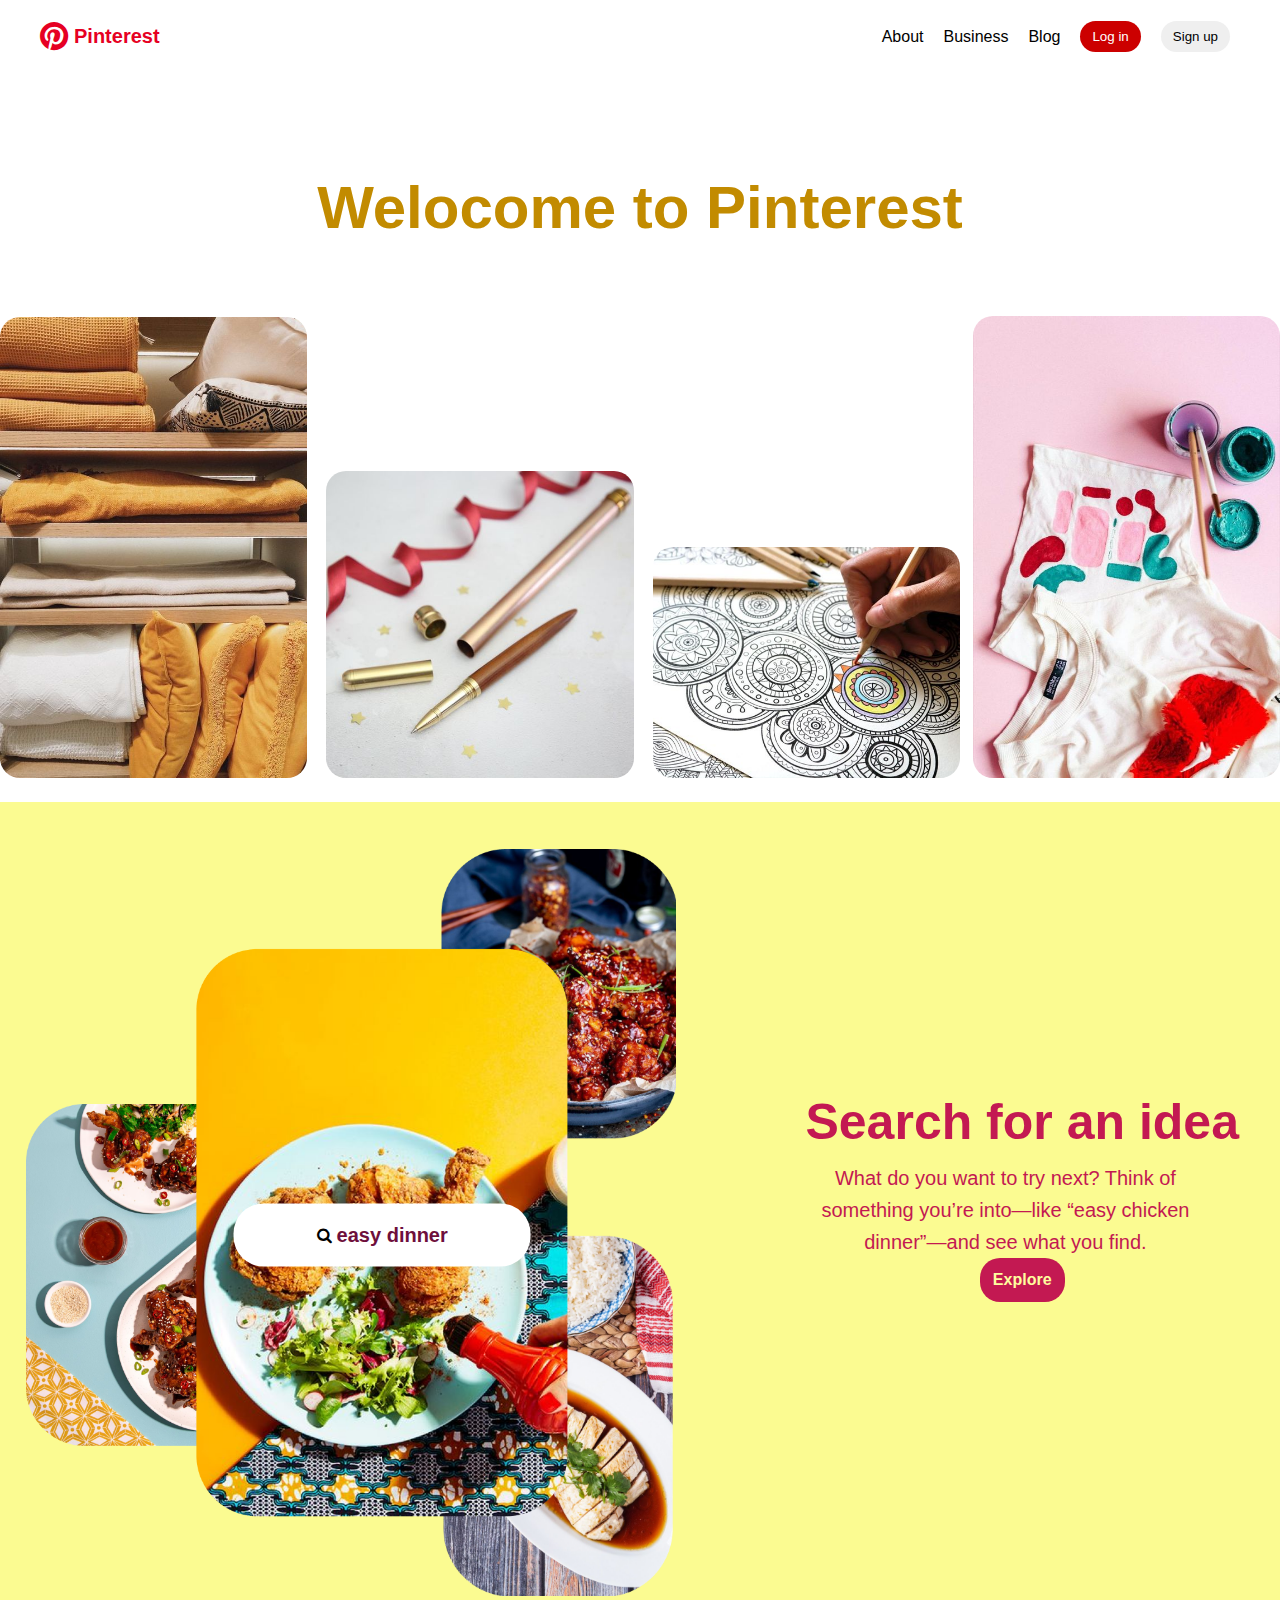
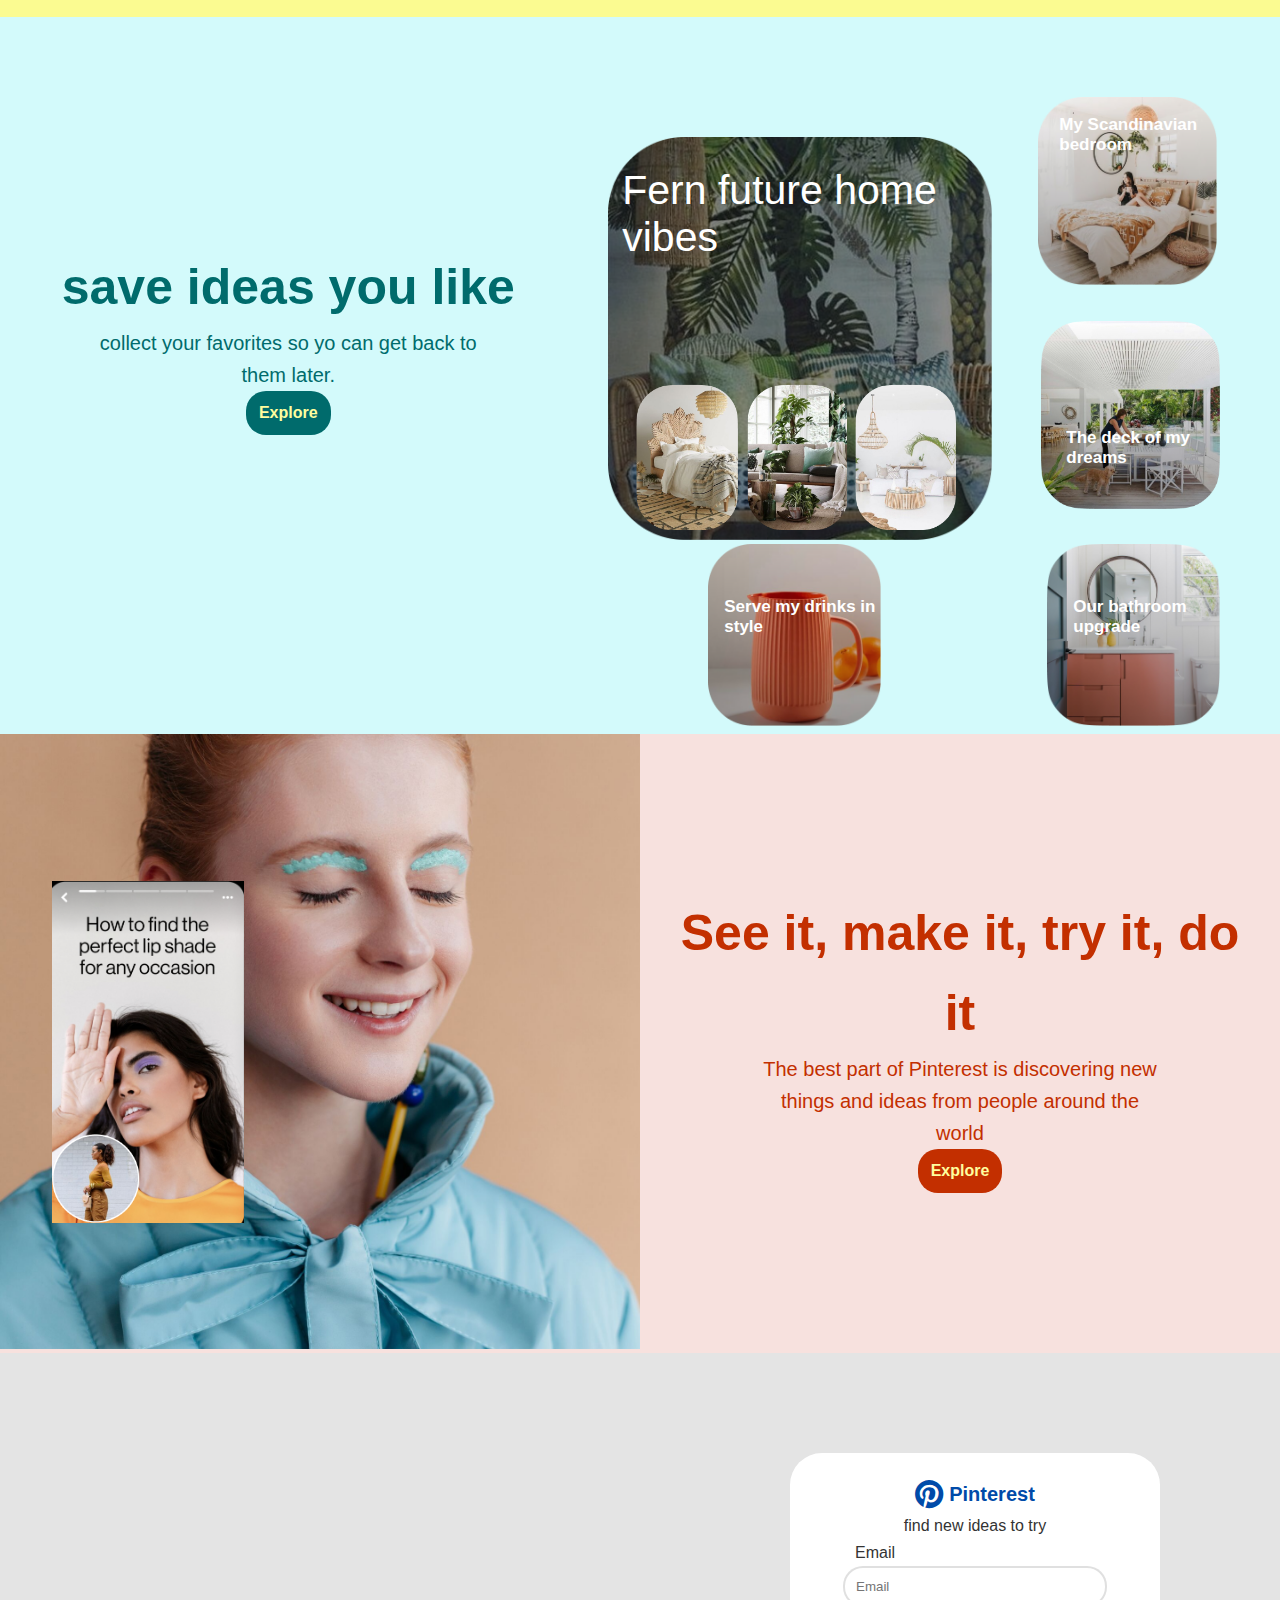
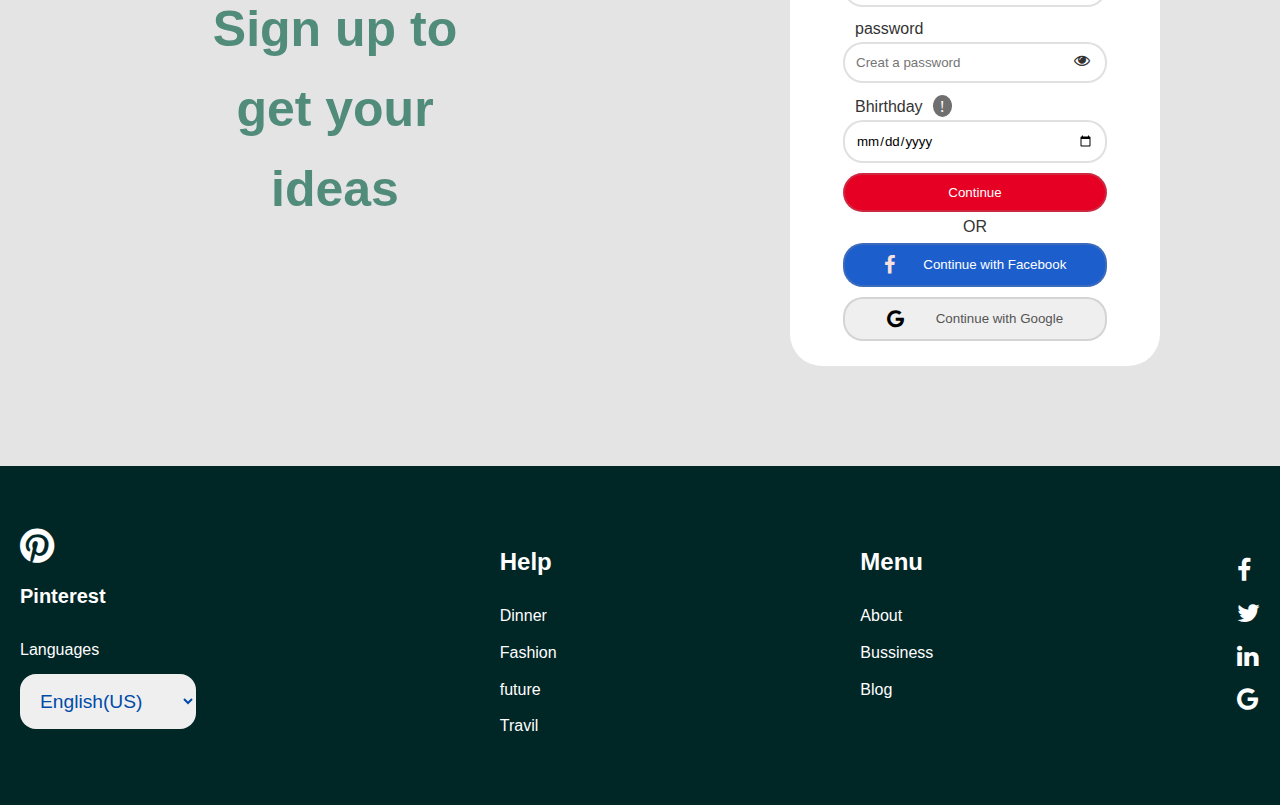
<file: index.html>
<!DOCTYPE html>
<html lang="en">

<head>
  <meta charset="UTF-8">
  <meta name="viewport" content="width=device-width, initial-scale=1.0">
  <title>pinterest-clone</title>
  <link rel="stylesheet" href="style.css">
</head>

<body>
  <header>
    <div class="header">
      <div class="logo home-header-logo">
        <h1 class="logo-heading"><i class="fa fa-brands fa-pinterest"></i>Pinterest</h1>
      </div>
      <div class="navbar">
        <div class="nav-list">
          <ul class="nav-list-ul">
            <li><a target="_blank" href="About.html">About</a></li>
            <li><a target="_blank" href="Business.html">Business</a></li>
            <li><a target="_blank" href="#">Blog</a></li>
          </ul>
        </div>
        <div class="nav-btns">
          <div class="login-btn nav-btn"><button>Log in</button></div>
          <div class="signup-btn nav-btn"><button>Sign up</button></div>
        </div>

<!-- /***************Hameburger-menu****************/ -->

   <div class="hameburger">
    <div class="bar bar1"></div>
    <div class="bar bar2"></div>
    <div class="bar bar3"></div>
   </div>

<!-- /*******************************/ -->

      </div>
    </div>
  </header>
  <main>

    <!-- /*********** Frist-section start ******/  -->
    <section class="frist-section">
      <div class="main_container">
        <div class="pinterest">
          <h1>Welocome to Pinterest</h1>
        </div>
        <div class="fs-1">
          <div class="fs-1-img1 fs-common">
            <a href="#"><img src="images/pinterest-cloth.jpg" alt=""></a>
          </div>
          <div class="fs-1-img2 fs-common">
            <a href="#"><img src="images/pinterest-pen.jpg" alt=""></a>
          </div>
          <div class="fs-1-img3 fs-common">
            <a href="#"><img src="images/pinterest-pencil.jpg" alt=""></a>
          </div>
          <div class="fs-1-img4 fs-common">
            <a href="#"><img src="images/pinterest-t-shirt.jpg" alt=""></a>
          </div>
        </div>
      </div>
    </section>
    <!-- /*********** Frist-section end ******/ -->

    <!-- /*********** second - section start ******/ -->
    <section class="section-2">
      <div class="main_container">
        <div class="second-section common-section">
          <div class="section-left">
            <a href=""><img class="fs-2-img1 relative-img" src="images/pinterest-S2-1.png" alt=""></a>
            <a href=""><img class="fs-2-img2 relative-img" src="images/pinterest-S2-2.png" alt=""></a>
            <a href=""><img class="fs-2-img3 relative-img" src="images/pinterest-S2-3.png" alt=""></a>
            <div class="absoulate-div">
              <a href=""><img class="fs-2-img4 absoulate-img" src="images/pinterest-S2-4.png" alt=""></a>
            </div>
            <div class="search-bar font-div">
              <i class="fa fa-solid fa-magnifying-glass"></i>
              <p><a href="#">easy dinner</a></p>
            </div>
          </div>
          <div class="section-right ">
            <h2 class="fs-2-head">Search for an idea </h2>
            <p class="fs-2-para">What do you want to try next? Think of something you’re into—like “easy chicken
              dinner”—and
              see what you find.</p>
            <button class="fs-2-btn"><a href="#">Explore</a></button>
          </div>
        </div>
      </div>
    </section>
    <!-- /*********** second - section end******/ -->

    <!-- /*********** Third - section start ******/ -->
    <section class="section-3">
      <div class="main_container">
        <div class="Third-section common-section">
          <div class=" section-3-left section-right">
            <h2 class="fs-2-head">save ideas you like </h2>
            <p class="fs-2-para">collect your favorites so yo can get back to them later.</p>
            <button class="fs-2-btn"><a href="#">Explore</a></button>
          </div>
          <div class="section-3-right">
            <div class="home-vibes-relative">
              <a href="#"><img class="home-img" src="images/Pinterest-home.png" alt=""></a>
              <h2 class="common-head-Sec-3">Fern future home vibes</h2>
              <div class="home-vibes-absoulate common-absoulate ">
                <div class="home-vibes-in">
                  <a href="#"><img class="home-img-1" src="images/Pinterest-home-1.png" alt=""></a>
                  <a href="#"><img class="home-img-2" src="images/Pinterest-home-2.png" alt=""></a>
                  <a href="#"><img class="home-img-3" src="images/Pinterest-home-3.png" alt=""></a>
                </div>
              </div>
            </div>
            <div class="img-bedroom external-img"><a href="#"><img src="images/Pinterest-bedroom.png" alt=""></a>
              <h2>My Scandinavian bedroom</h2>
            </div>
            <div class="img-deck external-img"><a href="#"><img src="images/Pinterest-deck.png" alt=""></a>
              <h2>The deck of my dreams</h2>
            </div>
            <div class="img-mug external-img"><a href="#"><img src="images/pinterest-mug.png" alt=""></a>
              <h2>Serve my drinks in style</h2>
            </div>
            <div class="img-bathroom external-img"><a href="#"><img src="images/Pinterest-bathroom.png" alt=""></a>
              <h2>Our bathroom upgrade</h2>
            </div>
          </div>
        </div>
      </div>
    </section>
    <!-- /*********** Third - section end here ******/ -->

    <!-- /*********** forth - section start ******/ -->
    <section class="section-4">
      <div class="main_container">
        <div class="forth-section common-section">
          <div class="section-left">
            <a href="#"><img src="images/pinterest-gril1.png" alt=""></a>
            <div class="section-left-in">
              <a href="#"><img src="images/pinterest-gril2.png" alt=""></a>
              <div class="forth-section-left-logo">
                <a href="#"><img src="images/pinterest-gril-logo.png" alt=""></a>
              </div>
            </div>
          </div>
          <div class="section-right">
            <h2 class="fs-2-head">See it, make it, try it, do it</h2>
            <p class="fs-2-para">The best part of Pinterest is discovering new things and ideas from people around the
              world </p>
            <button class="fs-2-btn"><a href="#">Explore</a></button>
          </div>
        </div>
      </div>
    </section>
    <!-- /*********** forth - section end ******/ -->

    <!-- /*********** Five - section start ******/ -->
    <section class="five-section ">
      <div class="FS-5-left section-right">
        <h2 class="fs-5-head fs-2-head ">
          Sign up to get your ideas
        </h2>
      </div>
      <div class="FS-5-right ">
        <div class="contact-form">
          <div class="logo">
            <h1 class="logo-heading"><i class="fa fa-brands fa-pinterest"></i>Pinterest</h1>
          </div>
          <p class="form-para">find new ideas to try</p>
          <form action="">
            <div><label for="">Email</label><input type="email" placeholder="Email"></div>
            <div class="password"><label for="">password</label><input type="password" placeholder="Creat a password"><i
                class="fa fa-solid fa-eye"></i></div>
            <div><label for="">Bhirthday<i class=" fa fa-solid fa-exclamation"></i></label><input type="date"></div>
            <div class="continue continue-common"><Button type="submit">Continue</Button></div>
            <p class="or">or</p>
            <div class="continue-with-fb continue-common"><Button type="submit"><i
                  class=" fa fa-brands fa-facebook"></i> <a href="https://www.facebook.com/">Continue with Facebook</a></Button></div>
            <div class="continue-with-google continue-common"><Button type="submit"><i
                  class="fa fa-brands fa-google"></i><a href="https://www.google.com/">Continue with Google</a></Button></div>
          </form>
        </div>
      </div>
    </section>
    <!-- /*********** Five-section End here ******/ -->
  </main>

  <!-- /*********** Footer-section Start here ******/ -->
  <footer>
    <div class="main_container">
      <div class="footer-section">
        <div class="ft-logo ft-common logo">
          <i class="fa fa-brands fa-pinterest"></i>
          <h2 class="ft-head logo-heading">Pinterest</h2>
          <div class="select-lang">
              <label for="lang">Languages</label><br>
              <select name="lang" id="lang">
                  <optgroup label="Languages">
                      <option value="">English(US)</option>
                      <option value="">English(UK)</option>
                      <option value="">Hindi</option>
                      <option value="">American</option>
                      <option value="">Kanad</option>
                      <option value="">Telagu</option>
                      <option value="">Tamil</option>
                  </optgroup>

              </select>
          </div>
      </div>
        <div class="ft-help ft-common">
          <h2 class="ft-head">Help</h2>
          <p class="ft-para"><a href="#">Dinner</a></p>
          <p class="ft-para"><a href="#">Fashion</a></p>
          <p class="ft-para"><a href="#">future</a></p>
          <p class="ft-para"><a href="#">Travil</a></p>
        </div>
        <div class="ft-contact ft-common">
          <h2 class="ft-head">Menu</h2>
          <p class="ft-para"><a href="About.html">About</a></p>
          <p class="ft-para"><a href="#">Bussiness</a></p>
          <p class="ft-para"><a href="#">Blog</a></p>
        </div>
        <div class="ft-icone ">
          <a target="_blank" href="https://www.facebook.com/"><i class="fa fa-brands fa-facebook"></i></a>
         <a target="_blank"  href="https://twitter.com/"> <i class="fa fa-brands fa-twitter"></i></a>
          <a target="_blank"  href="https://in.linkedin.com/"><i class="fa fa-brands fa-linkedin-in"></i></a>
          <a target="_blank"  href="https://www.google.com/"><i class="fa fa-brands fa-google"></i></a>
        </div>
      </div>
    </div>
  </footer>
  <!-- /*********** Footer-section Ending here ******/ -->
  <script src="main.js"></script>
</body>
 
</html>
</file>
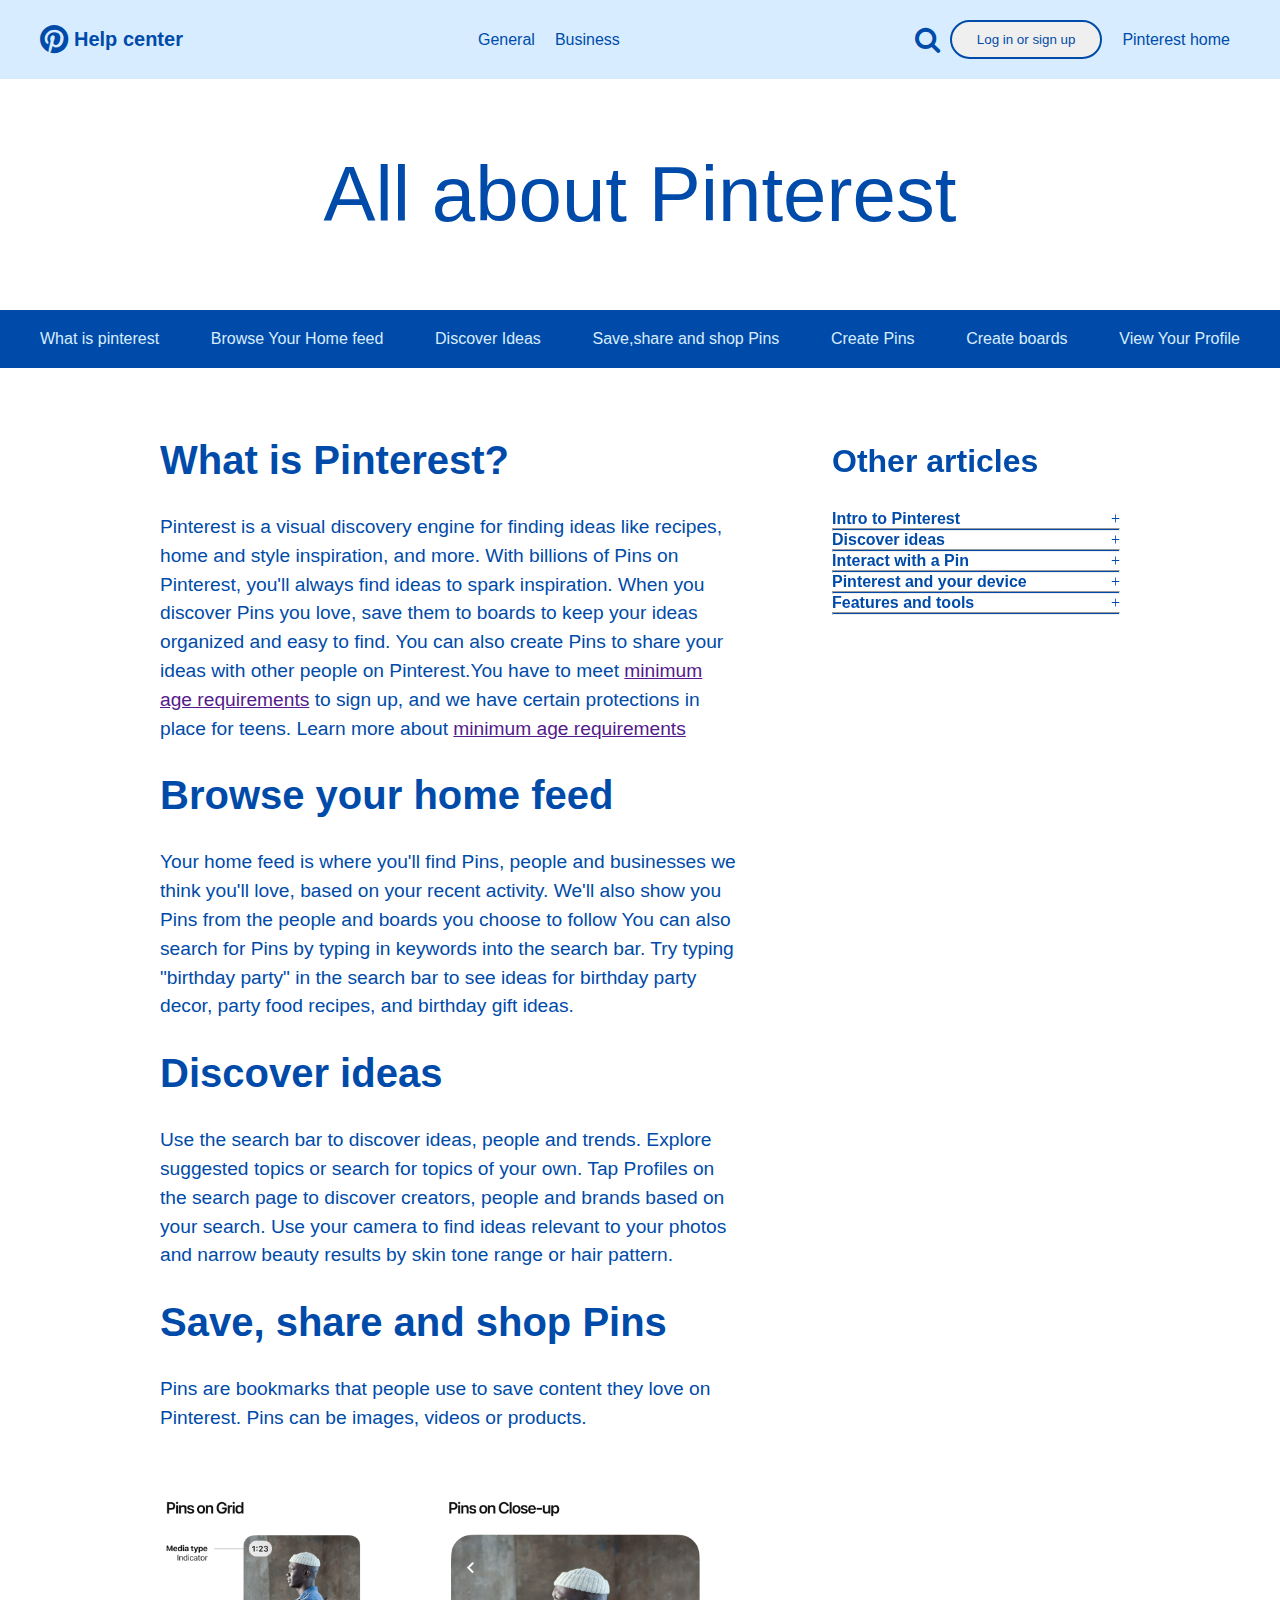
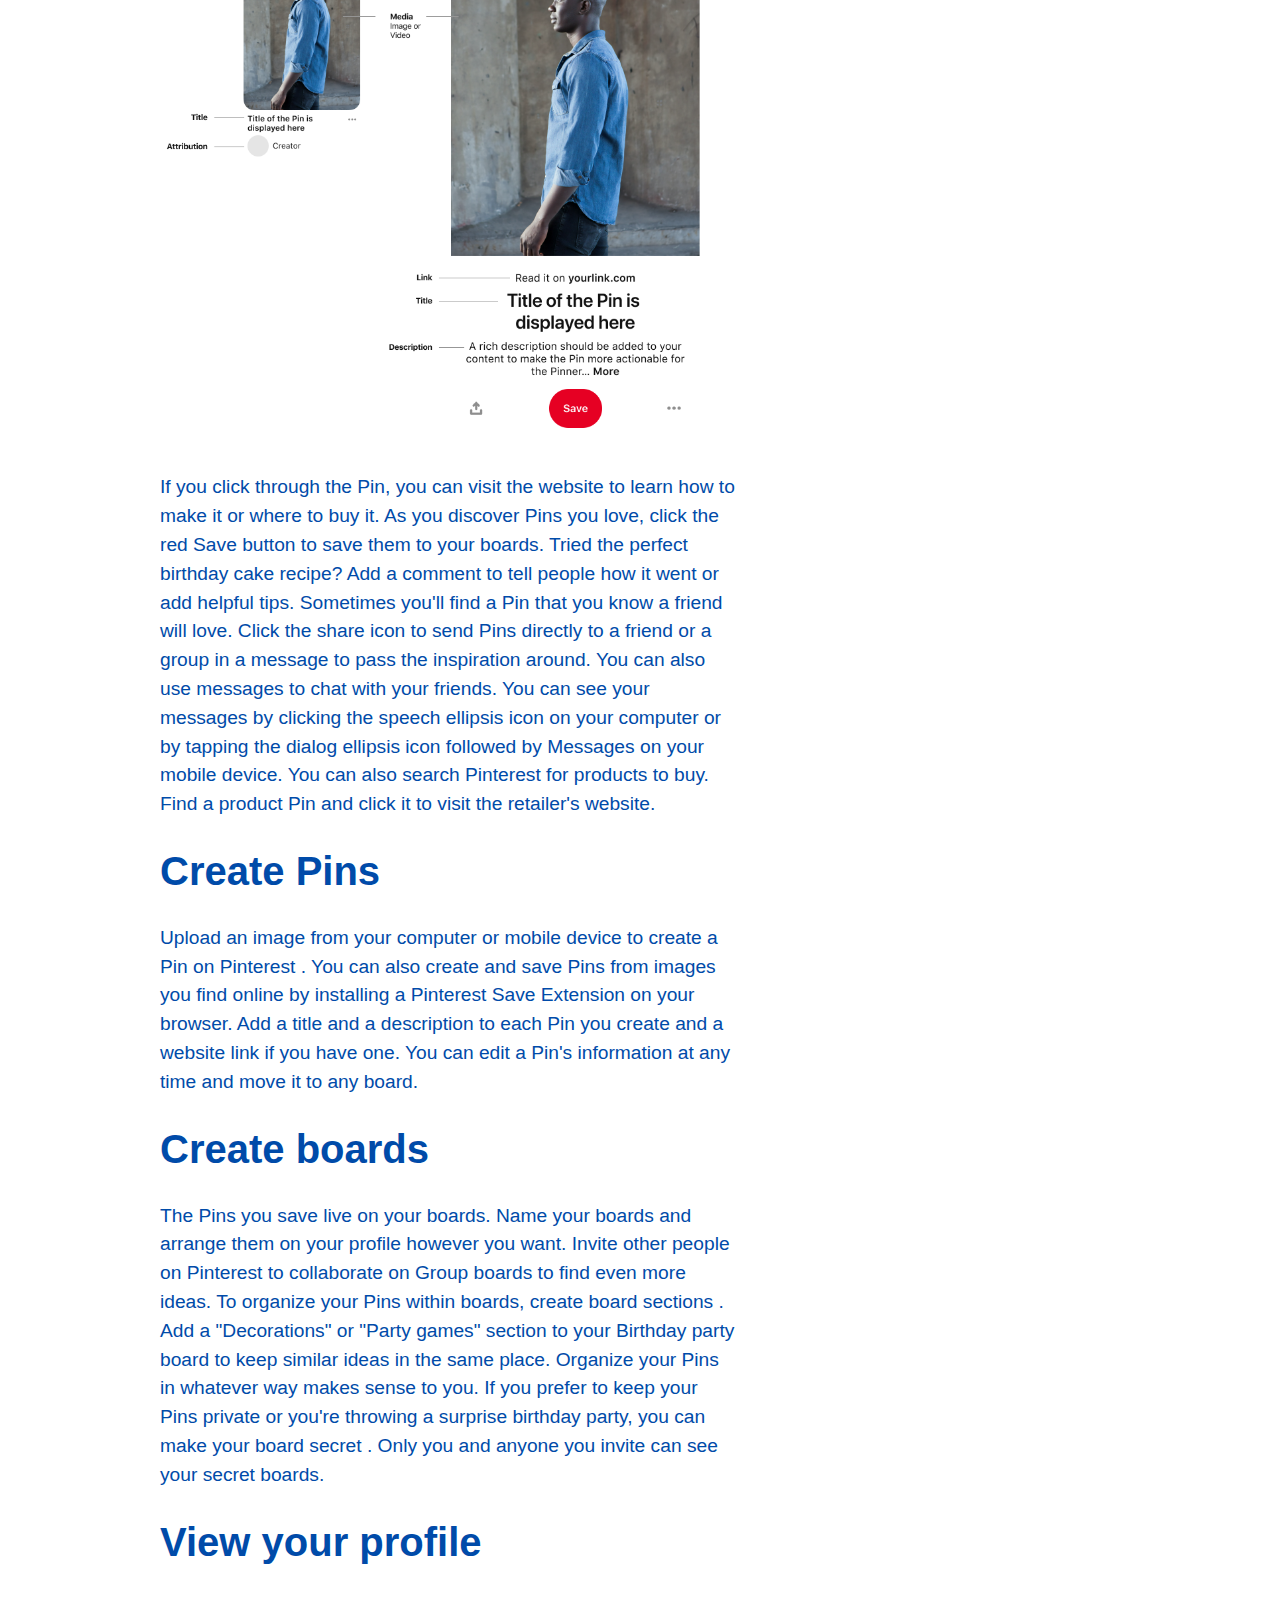
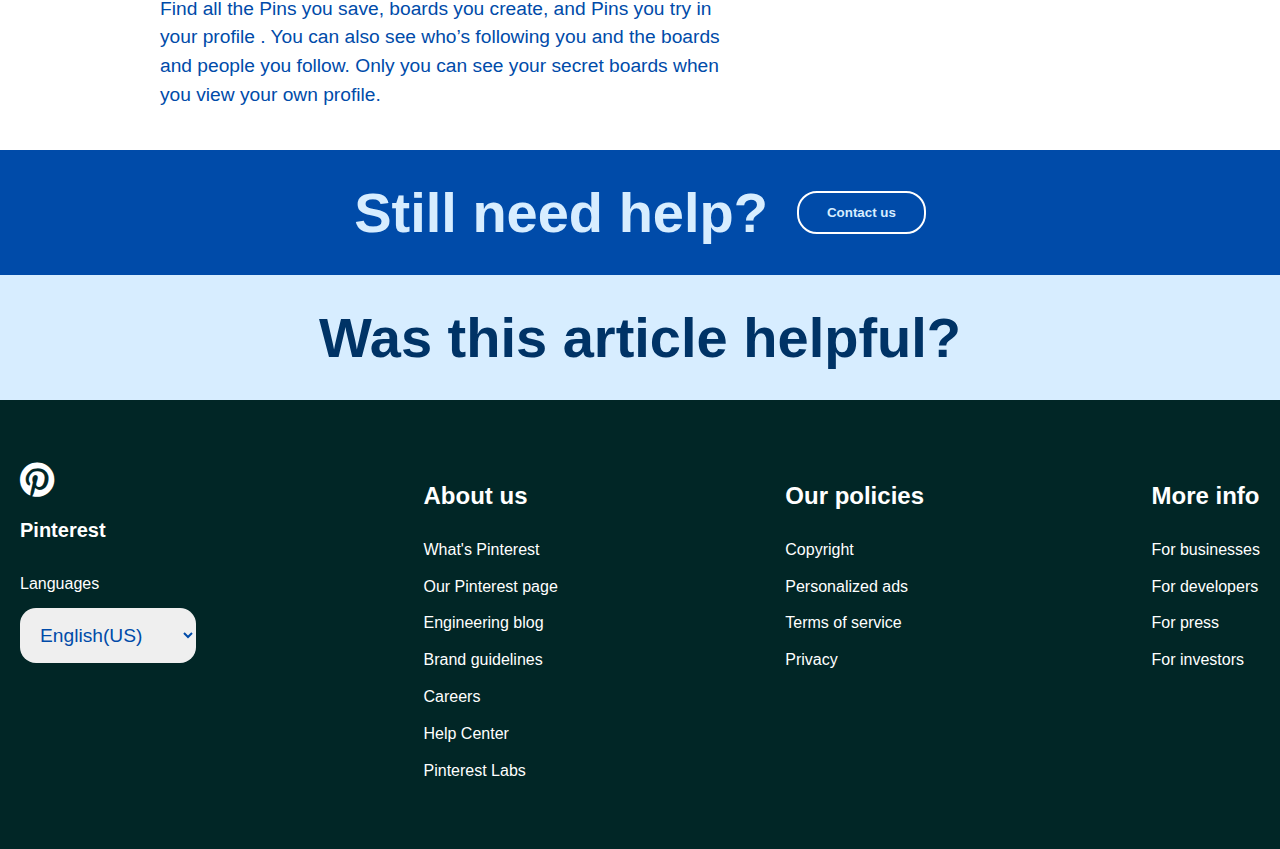
<file: About.html>
<!DOCTYPE html>
<html lang="en">

<head>
    <meta charset="UTF-8">
    <meta name="viewport" content="width=device-width, initial-scale=1.0">
    <title>All about Pinterest</title>
    <link rel="stylesheet" href="style.css">
    <script src="main.js"></script>
</head>

<body>
    <!-- header section start -->
    <header>
        <div class="header about-header">
            <div class="logo about-logo">
                <h1 class="logo-heading"><i class="fa fa-brands fa-pinterest"></i>Help center</h1>
            </div>
            <div class="navbar nav-list about-nav">
                <ul>
                    <div class=" about-list about-list-common">
                        <li><a href="">General</a></li>
                        <div class="about-list-in about-list-in-common">
                            <li><a href="">Get started</a></li>
                            <li><a href="">Manage account</a></li>
                            <li><a href="">Find and save</a></li>
                            <li><a href="">Create and edit</a></li>
                            <li><a href="">Connect, collaborate and share</a></li>
                            <li><a href="">Privacy, safety and legal</a></li>
                        </div>
                    </div>
                    <div class=" about-list about-list-common">
                        <li><a href="#">Business</a></li>
                        <div class="about-list-in about-list-in-common">
                            <li><a href="">Get started</a></li>
                            <li><a href="">Create content</a></li>
                            <li><a href="">Create a shop</a></li>
                            <li><a href="">Advertise</a></li>
                            <li><a href="">Track</a></li>
                            <li><a href="">Report</a></li>
                        </div>
                    </div>

                </ul>
            </div>
            <div class="nav-list about-btn">
                <i class="fa fa-solid fa-magnifying-glass"></i>
                <button class="login-btn nav-btn"><a href="#">Log in or sign up</a></button>
                <ul>
                    <li><a target="_blank" href="index.html">Pinterest home </a></li>
                </ul>
            </div>
        </div>
    </header>
    <!-- header section end -->

    <!-- main section start -->
    <main>
        <!-- section frist start -->
        <section>
            <div class="About-pinterest">
                <h1>All about Pinterest</h1>
            </div>
            <div class="sticky-header mid-header">
                <ul class="header">
                    <li><a href="">What is pinterest</a></li>
                    <li><a href="">Browse Your Home feed</a></li>
                    <li><a href="">Discover Ideas</a></li>
                    <li><a href="">Save,share and shop Pins</a></li>
                    <li><a href="">Create Pins</a></li>
                    <li><a href="">Create boards</a></li>
                    <li><a href="">View Your Profile</a></li>
                </ul>
            </div>
            <div class="main-content">
                <div class="main-content-left">
                    <div>
                        <h2 class="content-h2">What is Pinterest?</h2>
                        <p class="content-para">Pinterest is a visual discovery engine for finding ideas like recipes,
                            home and style inspiration, and more. With billions of Pins on Pinterest,
                            you'll
                            always find ideas to spark inspiration. When you discover Pins you love, save them to boards
                            to
                            keep your
                            ideas organized and easy to find. You can also create Pins to share your ideas with other
                            people
                            on Pinterest.You have to meet <a href="">minimum age requirements</a> to sign
                            up, and we have
                            certain protections in place for teens. Learn more about <a href="">minimum age
                                requirements</a></p>
                        <h2 class="content-h2">Browse your home feed</h2>
                        <p class="content-para">Your home feed is where you'll find Pins, people and businesses we think
                            you'll love, based on your recent activity. We'll also show you Pins from the people and
                            boards
                            you choose to follow You can also search for Pins by typing in keywords into the search bar.
                            Try
                            typing "birthday
                            party" in the search bar to see ideas for birthday party decor, party food recipes, and
                            birthday
                            gift ideas.</p>
                        <h2 class="content-h2">Discover ideas</h2>
                        <p class="content-para">Use the search bar to discover ideas, people and trends. Explore
                            suggested
                            topics or search for topics of your own. Tap Profiles on the search page to discover
                            creators,
                            people and brands based on your search. Use your camera to find ideas relevant to your
                            photos
                            and narrow beauty results by skin tone range or hair pattern.</p>
                        <h2 class="content-h2">Save, share and shop Pins</h2>
                        <p class="content-para">Pins are bookmarks that people use to save content they love on
                            Pinterest.
                            Pins can be images, videos or products.</p>
                    </div>
                    <div class="about-img"> <img src="images/pinterest_about.png" alt=""></div>
                    <div>
                        <p class="content-para">
                            If you click through the Pin, you can visit the website to learn how to make it or where to
                            buy it. As you discover Pins you love, click the red Save button to save them to your
                            boards. Tried the perfect birthday cake recipe? Add a comment to tell people how it went or
                            add helpful tips.

                            Sometimes you'll find a Pin that you know a friend will love. Click the share icon to send
                            Pins directly to a friend or a group in a message to pass the inspiration around. You can
                            also use messages to chat with your friends. You can see your messages by clicking the
                            speech ellipsis icon on your computer or by tapping the dialog ellipsis icon followed by
                            Messages on your mobile device.

                            You can also search Pinterest for products to buy. Find a product Pin and click it to visit
                            the retailer's website.
                        </p>
                        <h2 class="content-h2">Create Pins</h2>
                        <p class="content-para">Upload an image from your computer or mobile device to create a Pin on
                            Pinterest .

                            You can also create and save Pins from images you find online by installing a Pinterest Save
                            Extension on your browser. Add a title and a description to each Pin you create and a
                            website link if you have one.

                            You can edit a Pin's information at any time and move it to any board.
                        </p class="content-para">
                        <h2 class="content-h2">Create boards</h2>
                        <p class="content-para">The Pins you save live on your boards. Name your boards and arrange them
                            on your profile
                            however you want. Invite other people on Pinterest to collaborate on Group boards to find
                            even more ideas.

                            To organize your Pins within boards, create board sections . Add a "Decorations" or "Party
                            games" section to your Birthday party board to keep similar ideas in the same place.
                            Organize your Pins in whatever way makes sense to you.

                            If you prefer to keep your Pins private or you're throwing a surprise birthday party, you
                            can make your board secret . Only you and anyone you invite can see your secret boards.
                        </p>
                        <h2 class="content-h2">View your profile</h2>
                        <p class="content-para">Find all the Pins you save, boards you create, and Pins you try in your
                            profile . You can
                            also see who’s following you and the boards and people you follow. Only you can see your
                            secret boards when you view your own profile.
                        </p>

                    </div>
                </div>
                <div class="main-content-right">
                    <div class="content-right-frist">
                        <h3 class="content-h3">Other articles</h3>
                        <div class="aside" id="ASIDE">
                        <div class="aside-in" id="Aside-in">
                            <h4 id="aside-h4" class="Aside-h4">Intro to Pinterest <i onclick="myf1()" class="fa fa-solid fa-plus"></i></h4>
                            <ul class="myul-list" id="myul">    
                                <li><a href="#">All about Pinterest</a></li>
                                <li><a href="">Get a Pinterest account</a></li>
                                <li><a href="">Types of Pins on Pinterest</a></li>
                            </ul>
                        </div>
                        <hr>
                            <h4>Discover ideas <i onclick="myf1()" class="fa fa-solid fa-plus"></i></h4>
                            <ul class="myul-list">
                                <li><a href="#">Discover ideas on Pinterest</a></li>
                                <li><a href="">Explore the home feed</a></li>
                                <li><a href="">Search for ideas on Pinterest</a></li>
                                <li><a href="">Shuffles</a></li>
                            </ul>
                        <hr>
                        <h4>Interact with a Pin <i onclick="myf1()" class="fa fa-solid fa-plus"></i></h4>
                            <ul class="myul-list">
                                <li><a href="#">Reactions</a></li>
                                <li><a href="">Add or manage comments on a Pin</a></li>
                                <li><a href="">Watch Pinterest TV</a></li>
                            </ul>
                        <hr>
                        <h4>Pinterest and your device <i onclick="myf1()" class="fa fa-solid fa-plus"></i></h4>
                            <ul class="myul-list">
                                <li><a href="#">Upgrade the Pinterest app</a></li>
                                <li><a href="">Add a Pinterest widget</a></li>
                                <li><a href="">Turn on a screen reader for Pinterest</a></li>
                                <li><a href="">Pinterest Lite</a></li>
                                <li><a href="">Dark mode</a></li>
                                <li><a href="">Grant iOS permissions</a></li>
                                <li><a href="">Grant Android permissions</a></li>
                                <li><a href="">Directed to App store, Play store or Amazon</a></li>
                            </ul>
                        <hr>
                        <h4>Features and tools <i onclick="myf1()" class="fa fa-solid fa-plus"></i></h4>
                            <ul class="myul-list">
                                <li><a href="#">Manage video autoplay settings</a></li>
                                <li><a href="">Shop product Pins</a></li>
                                <li><a href="">Manage your shopping list</a></li>
                                <li><a href="">Use Try On</a></li>
                                <li><a href="">Secret boards</a></li>
                                <li><a href="">Your Pinterest Predicts</a></li>
                            </ul>
                        <hr>
                    </div>
                </div>
            </div>
        </section>
        <!-- section need-help-helful start here -->
        <section>
            <div class="need-help-up commom-help-up">
                <div class="need-help common-help">
                    <h2 class="need-help-h2 ">Still need help?</h2>
                    <button class="need-help-btn blue-btn"><a href="">Contact us</a></button>
                </div>
            </div>
            <div class="helful-up commom-help-up">
                <div class="helful common-help">
                    <h2>Was this article helpful?</h2>
                </div>
            </div>
        </section>
        <!-- section need-help-helful end here -->

    </main>
    <!-- main section end -->
    <!-- /*********** Footer-section Start here ******/ -->
    <footer>
        <div class="main_container">
            <div class="footer-section">
                <div class="ft-logo ft-common logo">
                    <i class="fa fa-brands fa-pinterest"></i>
                    <h2 class="ft-head logo-heading">Pinterest</h2>
                    <div class="select-lang">
                        <label for="lang">Languages</label><br>
                        <select name="lang" id="lang">
                            <optgroup label="Languages">
                                <option value="">English(US)</option>
                                <option value="">English(UK)</option>
                                <option value="">Hindi</option>
                                <option value="">American</option>
                                <option value="">Kanad</option>
                                <option value="">Telagu</option>
                                <option value="">Tamil</option>
                            </optgroup>

                        </select>
                    </div>
                </div>
                <div class="ft-help ft-common">
                    <h2 class="ft-head">About us</h2>
                    <p class="ft-para"><a href="#">What's Pinterest</a></p>
                    <p class="ft-para"><a href="#">Our Pinterest page</a></p>
                    <p class="ft-para"><a href="#">Engineering blog</a></p>
                    <p class="ft-para"><a href="#">Brand guidelines</a></p>
                    <p class="ft-para"><a href="#">Careers</a></p>
                    <p class="ft-para"><a href="#">Help Center</a></p>
                    <p class="ft-para"><a href="#">Pinterest Labs</a></p>
                </div>
                <div class="ft-contact ft-common">
                    <h2 class="ft-head">Our policies</h2>
                    <p class="ft-para"><a href="#">Copyright</a></p>
                    <p class="ft-para"><a href="#">Personalized ads</a></p>
                    <p class="ft-para"><a href="#">Terms of service</a></p>
                    <p class="ft-para"><a href="#">Privacy</a></p>
                </div>
                <div class="ft-contact ft-common">
                    <h2 class="ft-head">More info</h2>
                    <p class="ft-para"><a href="#">For businesses</a></p>
                    <p class="ft-para"><a href="#">For developers</a></p>
                    <p class="ft-para"><a href="#">For press</a></p>
                    <p class="ft-para"><a href="#">For investors</a></p>
                </div>
            </div>
        </div>
    </footer>
    <!-- /*********** Footer-section Ending here ******/ -->



</body>

</html>
</file>
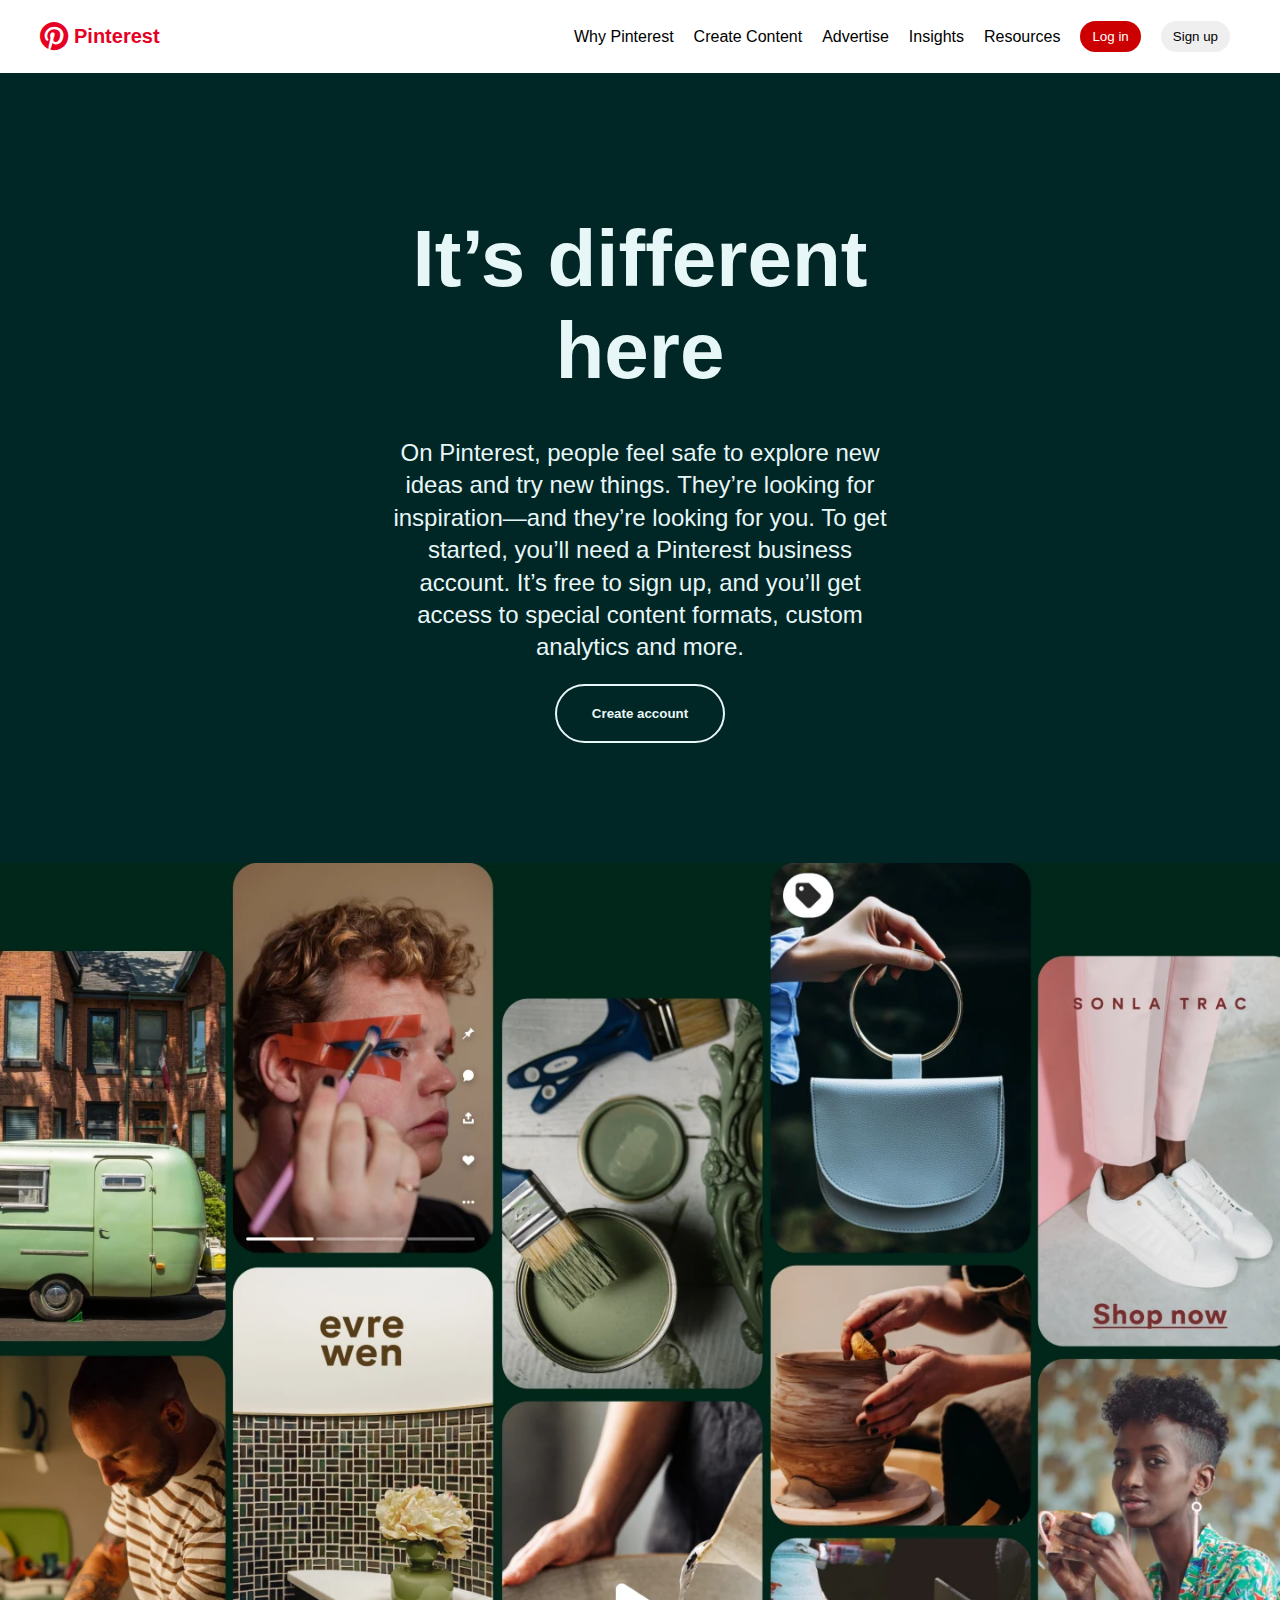
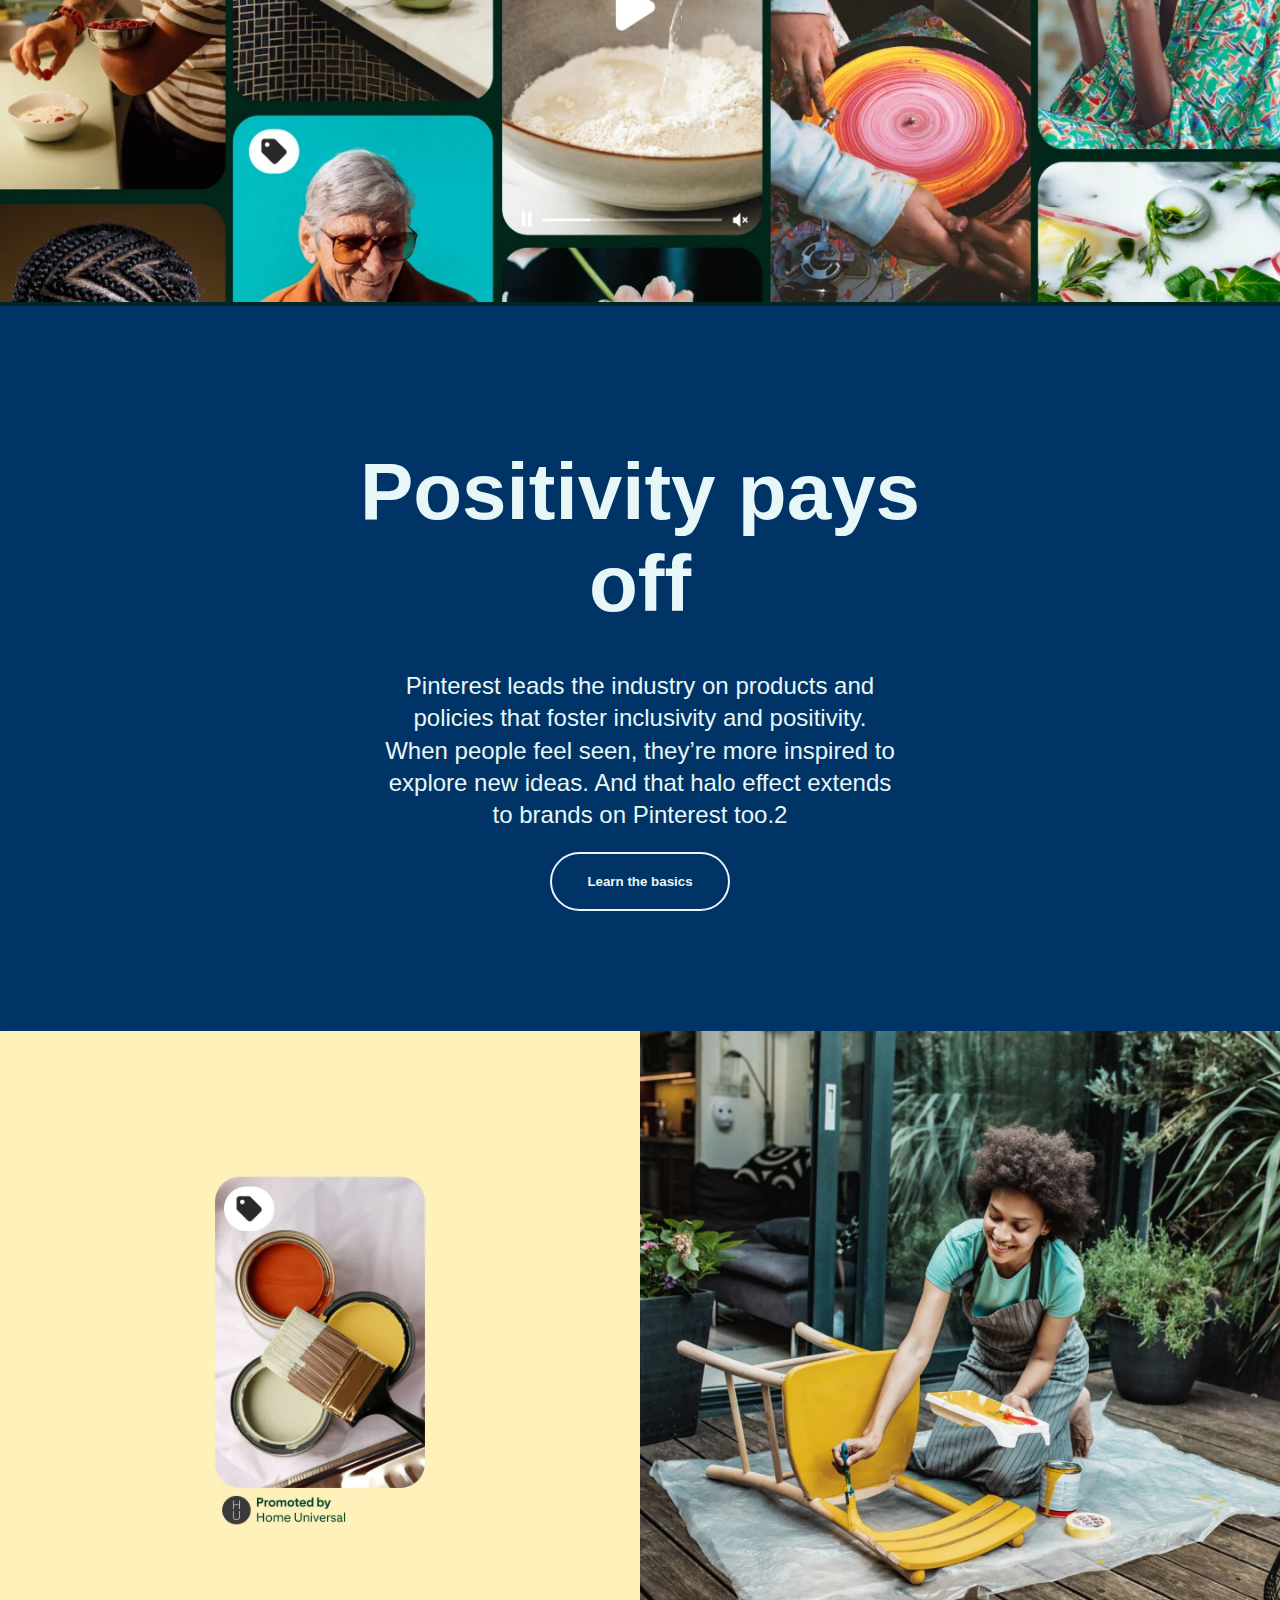
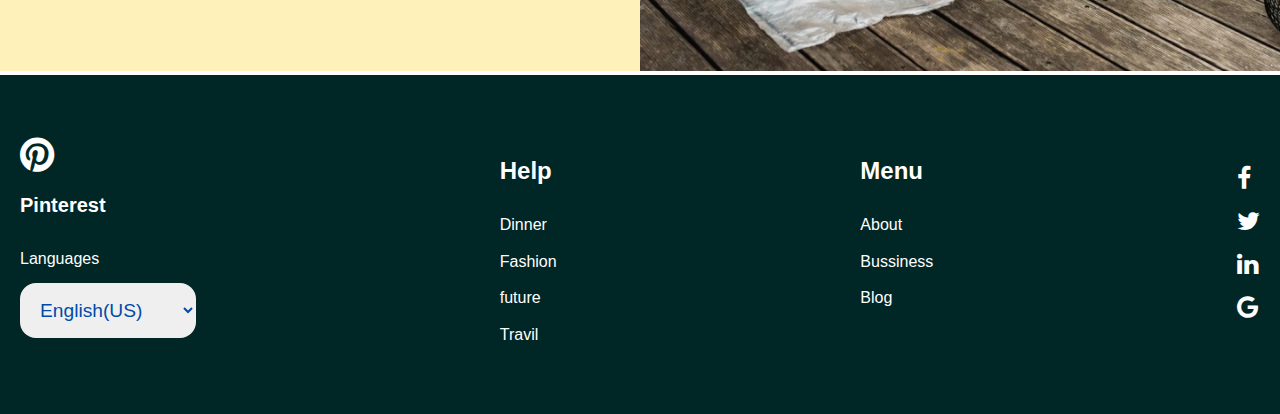
<file: Business.html>
<!DOCTYPE html>
<html lang="en">

<head>
  <meta charset="UTF-8">
  <meta name="viewport" content="width=device-width, initial-scale=1.0">
  <title>Pinterest-Business</title>
  <link rel="stylesheet" href="style.css">
  <link href="https://fonts.googleapis.com/css2?family=Ubuntu&display=swap" rel="stylesheet">
</head>

<body>
  <!-- <header class="business-header">
        <div class="main_container">
        <div class="business-header header">
            <div class="business-header-logo logo">
                <h1 class="business-header-logo-heading logo-heading"><i class="fa fa-brands fa-pinterest"></i>Business
                </h1>
            </div>
            <div class="business-header-navbar navbar">
                <div class="business-header-nav-list nav-list">
                    <ul class="business-nav-list">
                        <div class="business-list about-list-common">
                            <li><a href="">Why Pinterest</a></li>
                            <div class="business-list-in about-list-in-common">
                                <li><a href="">How Pinterest works</a></li>
                                <li><a href="">Getting started</a></li>
                                <li><a href="">The Pinterest audience</a></li>
                                <li><a href="">Success stories</a></li>
                            </div>
                        </div>
                        <div class="business-list about-list-common">
                            <li><a href="">Create Content</a></li>
                            <div class="business-list-in about-list-in-common">
                                <li><a href="">Pinterest for creators</a></li>
                                <li><a href="">Making Pins</a></li>
                                <li><a href="">Earning money</a></li>
                                <li><a href="">Best practices</a></li>
                            </div>
                        </div>
                        <div class="business-list about-list-common">
                            <li><a href="">Advertise</a></li>
                            <div class="business-list-in about-list-in-common">
                                <li><a href="">Pinterest ads</a></li>
                                <li><a href="">Shopping solutions</a></li>
                                <li><a href="">Analytics and measurement</a></li>
                                <li><a href="">Using Ads Manager</a></li>
                                <li><a href="">Brand safety</a></li>
                                <li><a href="">Pinterest Business Partners</a></li>
                            </div>
                        </div>
                        <div class="business-list about-list-common">
                            <li><a href="">Insights</a></li>
                            <div class="business-list-in about-list-in-common">
                                <li><a href="">The Point: Research and insights</a></li>
                                <li><a href="">Pinterest Predicts</a></li>
                                <li><a href="">About Pinterest trends</a></li>
                                <li><a href="">oliday 2023</a></li>
                            </div>
                        </div>
                        <div class="business-list about-list-common">
                            <li><a href="">Resources</a></li>
                            <div class="business-list-in about-list-in-common">
                                <li><a href="">Blog</a></li>
                                <li><a href="">Pinterest Presents 2023</a></li>
                                <li><a href="">Agency resources</a></li>
                                <li><a href="">Webinars</a></li>
                                <li><a href="">Small business hub</a></li>
                                <li><a href="">Teen safety</a></li>
                                <li><a href="">Pinterest Business Partners</a></li>
                            </div>
                        </div>
                    </ul>
                </div>
                <div class="business-header-nav-btns nav-btns">
                    <div class="login-btn nav-btn"><button>Log in</button></div>
                    <div class="signup-btn nav-btn"><button>Sign up</button></div>
                </div>

                <div class="bussiness-hameburger">
                    <div class="bar bar1"></div>
                    <div class="bar bar2"></div>
                    <div class="bar bar3"></div>
                </div>
            </div>
        </div>
    </div>
    </header> -->
  <header>
    <div class="header">
      <div class="logo home-header-logo">
        <h1 class="logo-heading"><i class="fa fa-brands fa-pinterest"></i>Pinterest</h1>
      </div>
      <div class="navbar">
        <div class="nav-list">
          <ul class="nav-list-ul">
            <li><a target="_blank" href="#">Why Pinterest</a></li>
            <li><a target="_blank" href="#">Create Content</a></li>
            <li><a target="_blank" href="#">Advertise</a></li>
            <li><a target="_blank" href="#">Insights</a></li>
            <li><a target="_blank" href="#">Resources</a></li>
          </ul>
        </div>
        <div class="nav-btns">
          <div class="login-btn nav-btn"><button>Log in</button></div>
          <div class="signup-btn nav-btn"><button>Sign up</button></div>
        </div>

        <!-- /***************Hameburger-menu****************/ -->

        <div class="hameburger">
          <div class="bar bar1"></div>
          <div class="bar bar2"></div>
          <div class="bar bar3"></div>
        </div>

        <!-- /*******************************/ -->

      </div>
    </div>
  </header>
  <main>
    <section class="business-frist">
      <div class="business-content  business-content-common">
        <h1 class="business-heading">It’s different here</h1>
        <p class="business-para">On Pinterest, people feel safe to explore new ideas and try new things. They’re
          looking for
          inspiration—and they’re looking for you. To get started, you’ll need a Pinterest business account.
          It’s free to sign up, and you’ll get access to special content formats, custom analytics and more.
        </p>
        <button class="create-btn business-common-btn"><a href="">Create account</a></button>
      </div>
      <div class="content-img"><img src="images/bussiness-main.webp" alt=""></div>
    </section>

    <section class="business-frist bussiness-second">
      <div class="business-content  business-content-common">
        <h1 class="business-heading">Positivity pays off</h1>
        <p class="business-para">Pinterest leads the industry on products and policies that foster inclusivity and
          positivity. When people feel seen, they’re more inspired to explore new ideas. And that halo effect extends to
          brands on Pinterest too.2
        </p>
        <button class="create-btn business-common-btn bussiness-second-btn"><a href="">Learn the basics</a></button>
      </div>
    </section>

    <section class="business-third">
      <div class="business-third-images">
        <div class="business-third-images-first">
          <img src="images/bussinesspage_action_promotedpin.webp" alt="">
        </div>
        <div class="business-third-images-first">
          <img src="images/bussinespage_action_section2.webp" alt="">
        </div>
      </div>
    </section>

  </main>

  <!-- /*********** Footer-section Start here ******/ -->
  <footer>
    <div class="main_container">
      <div class="footer-section">
        <div class="ft-logo ft-common logo">
          <i class="fa fa-brands fa-pinterest"></i>
          <h2 class="ft-head logo-heading">Pinterest</h2>
          <div class="select-lang">
            <label for="lang">Languages</label><br>
            <select name="lang" id="lang">
              <optgroup label="Languages">
                <option value="">English(US)</option>
                <option value="">English(UK)</option>
                <option value="">Hindi</option>
                <option value="">American</option>
                <option value="">Kanad</option>
                <option value="">Telagu</option>
                <option value="">Tamil</option>
              </optgroup>

            </select>
          </div>
        </div>
        <div class="ft-help ft-common">
          <h2 class="ft-head">Help</h2>
          <p class="ft-para"><a href="#">Dinner</a></p>
          <p class="ft-para"><a href="#">Fashion</a></p>
          <p class="ft-para"><a href="#">future</a></p>
          <p class="ft-para"><a href="#">Travil</a></p>
        </div>
        <div class="ft-contact ft-common">
          <h2 class="ft-head">Menu</h2>
          <p class="ft-para"><a href="About.html">About</a></p>
          <p class="ft-para"><a href="#">Bussiness</a></p>
          <p class="ft-para"><a href="#">Blog</a></p>
        </div>
        <div class="ft-icone ">
          <a target="_blank" href="https://www.facebook.com/"><i class="fa fa-brands fa-facebook"></i></a>
          <a target="_blank" href="https://twitter.com/"> <i class="fa fa-brands fa-twitter"></i></a>
          <a target="_blank" href="https://in.linkedin.com/"><i class="fa fa-brands fa-linkedin-in"></i></a>
          <a target="_blank" href="https://www.google.com/"><i class="fa fa-brands fa-google"></i></a>
        </div>
      </div>
    </div>
  </footer>
  <!-- /*********** Footer-section Ending here ******/ -->
  <script src="main.js"></script>
</body>

</html>
</file>
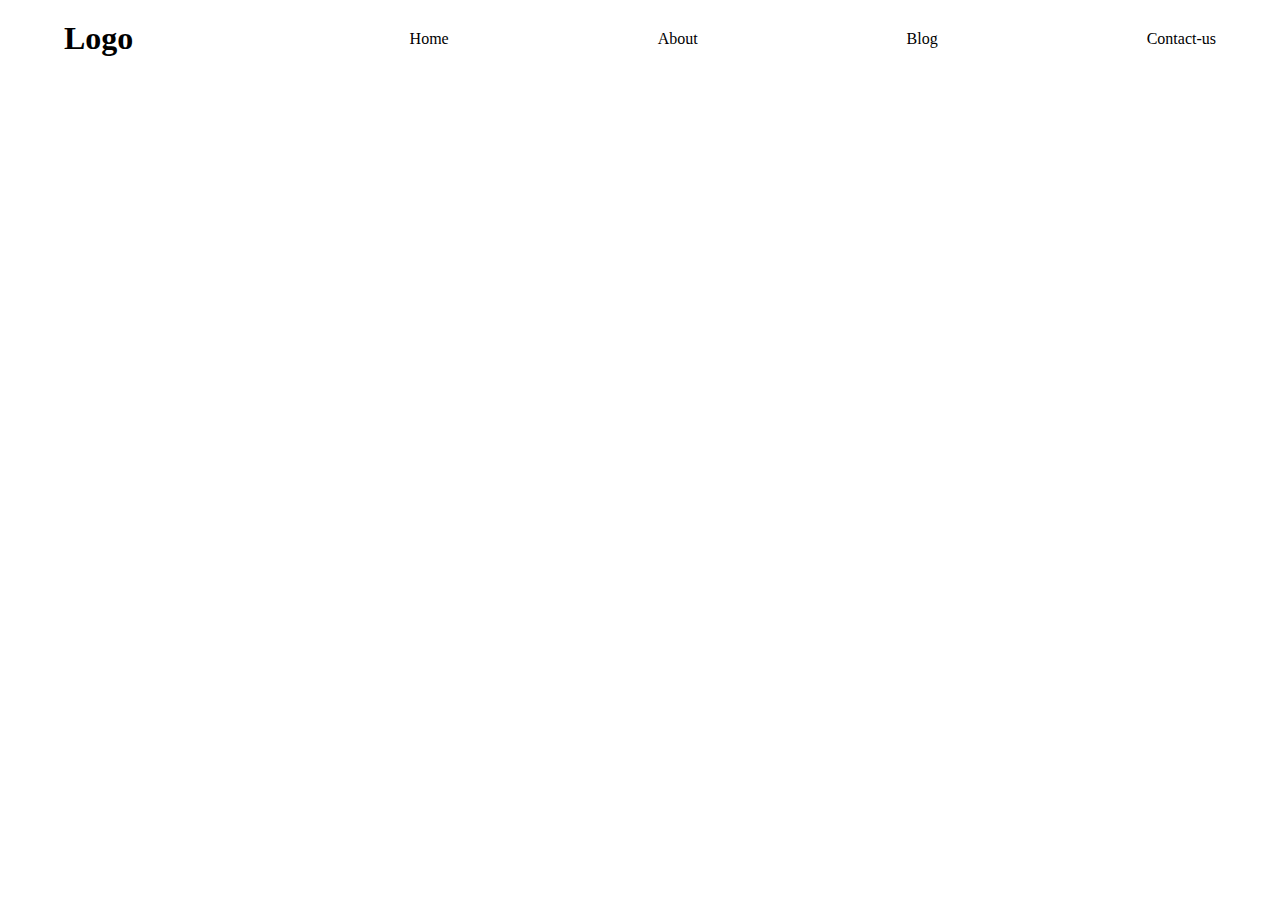
<file: pratice.html>
<!DOCTYPE html>
<html lang="en">

<head>
    <meta charset="UTF-8">
    <meta name="viewport" content="width=device-width, initial-scale=1.0">
    <title>Document</title>
    <style>
        .container {
            /* background-color: black;
            color: white; */
        }

        * {
            margin: 0;
            padding: 0;
            box-sizing: border-box;
        }

        header {
            display: flex;
            justify-content: space-between;
            width: 100%;
            max-width: 90%;
            margin: auto;
            padding: 20px 0;
            align-items: center;
        }

        .navbar {
            display: flex;
            justify-content: space-between;
            list-style: none;
            width: 70%;
            align-items: center;
        }

        .dropdown .line {
            width: 30px;
            height: 5px;
            margin: 3px auto;
            background-color: black;
        }

        .dropdown {
            display: none;
        }

        @media only screen and (max-width:768px) {
            .dropdown {
                display: block;
            }

            .navbar {
                position: fixed;
                flex-direction: column;
                top: 70px;
                right: 0px;
                padding: 10px;
                width: 14%;
                background-color: black;
                color: white;
                left: -100%;
            }

            .navbar:avtive {
                left: 0%,
            }

        }
    </style>
</head>

<body>
    <div class="container">
        <header>
            <h1>Logo</h1>
            <nav class="navbar">
                <li>Home</li>
                <li>About</li>
                <li>Blog</li>
                <li>Contact-us</li>
            </nav>
            <div class="dropdown">
                <div class="line"></div>
                <div class="line"></div>
                <div class="line"></div>
            </div>
        </header>
    </div>

</body>
<script>
    
    const dropdown =document.querySelector(".dropdown");
  const navbar = document.querySelector(".navbar")

 hambuger.addEventListener('click' ,() => {
    dropdown.classList.toggle("active")
    navbar.classList.toggle("active")
 })

</script>

</html>
</file>
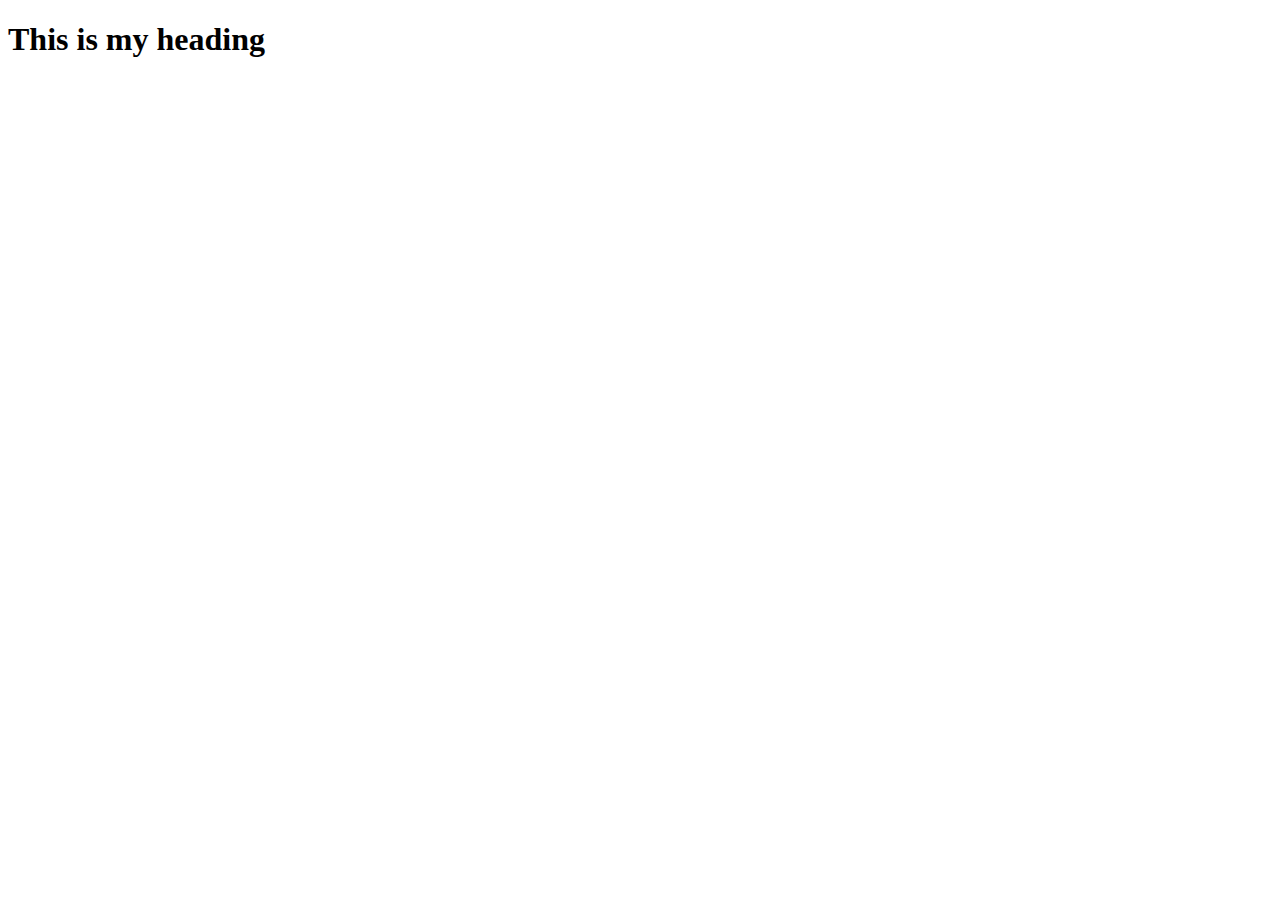
<file: images/pratice.html>
<!DOCTYPE html>
<html lang="en">
<head>
    <meta charset="UTF-8">
    <meta name="viewport" content="width=device-width, initial-scale=1.0">
    <title>Document</title>
</head>
<body>
    <h1 id="box" class="heading"></h1>
    <script>
        document.getElementById("box").innerText="This is my heading"
        
    </script>
</body>
</html>
</file>
<file: style.css>
* {
    margin: 0;
    padding: 0;
    box-sizing: border-box;
    font-family: sans-serif;
}

.main_container {
    width: 100%;
    max-width: 1300px;
    margin: auto;
}

/* css variables color code */
:root {
    --blue: #004ba9;
    --dark-blue: #003366;
    --light-blue: #d7edff;
    --white: #fff;
    --dark-green: #012626;
    --light-green: #e7f7f7;
    --dark-pink: #cc0000;   
    --black:#000000;
    --light-pink:#e60023;
    --btn-hover-pink:#ad081b;
    --coffie-color:#f7e1de;
}

/*font awesome icon's css is starting from here.*/
@font-face {
    font-family: 'FontAwesome';
    src: url('Fonts/FontAwesome.woff') format('woff');
    font-weight: normal;
    font-style: normal;
}
@font-face {
    font-family: 'Jersey20Charted-Regular';
    src: url('Fonts/Jersey20Charted-Regular.woff') format('woff');
    font-weight: normal;
    font-style: normal;
}

.fa {
    display: inline-block;
    font: normal normal normal 14px/1 FontAwesome;
    font-size: inherit;
    text-rendering: auto;
    -webkit-font-smoothing: antialiased;
    -moz-osx-font-smoothing: grayscale;
}

.fa-pinterest:before {
    content: "\f0d2";
}

.fa-magnifying-glass:before,
.fa-search:before {
    content: "\f002";
}

.fa-exclamation:before {
    content: "\21";
}

.fa-eye:before {
    content: "\f06e";
}

.fa-facebook:before {
    content: "\f09a";
}

.fa-google:before {
    content: "\f1a0";
}

.fa-twitter:before {
    content: "\f099";
}

.fa-linkedin-in:before {
    content: "\f0e1";
}

.fa-magnifying-glass:before,
.fa-search:before {
    content: "\f002";
}

.fa-add:before,
.fa-plus:before {
    content: "\2b";
}

/*font awesome icon's css is Ending from here.*/

/******* header css start here(home)**********/
header {
    position: sticky;
    top: 0;
    z-index: 256;
}

.header {
    display: flex;
    justify-content: space-between;
    align-items: center;
    padding: 20px 40px;
    max-width: 1440px;
    margin: auto;
    background-color: var(--white);
    flex-wrap: wrap;
}

.header .logo {}

.nav-list ul {
    list-style: none;
    display: flex;
}

.nav-list ul li {
    padding: 0 10px;
}

.nav-list ul li a {
    text-decoration: none;
    color: var(--black);
}

.nav-list ul li a:hover {
    text-decoration: var(--black) underline;
}

.navbar {
    display: flex;
    flex-wrap: wrap;
    justify-content: space-around;
    align-items: center;
    font-family: Arial, Helvetica, sans-serif;
}

.nav-btns {
    display: flex;
}

.nav-btns .nav-btn {
    padding: 0 10px;
}

.logo .logo-heading {
    cursor: pointer;
    font-size: 20px;
    font-weight: 600;
    font-family: Arial, Helvetica, sans-serif;
}

.header .home-header-logo .logo-heading {
    color: var(--light-pink) !important;
}

.logo .logo-heading i {
    font-size: 33px;
}

.nav-btn button {
    padding: 8px 12px;
    cursor: pointer;
    border-radius: 20px;
    border: none;
}

.login-btn button {
    background-color: var(--dark-pink);
    color: var(--white);
}

.login-btn button:hover {
    background-color:var(--btn-hover-pink);
}

.signup-btn button {
    background-color: #efefef;
}

.signup-btn button:hover {
    background-color: #e2e2e2;
}

.logo h1 {
    display: flex;
    justify-content: center;
    align-items: center;
    gap: 6px
}

/***************Hameburger-menu-css****************/
.hameburger div {
    width: 30px;
    height: 5px;
    background-color: var(--dark-green);
    margin: 4px auto;

}

.hameburger {
    display: none;
    cursor: pointer;
}



/******* header css end here(home)**********/


/******* frist-section css start here(home)**********/
.frist-section {
    margin: 100px 0 20px 0;
}

.fs-1 {
    position: relative;
    padding: 270px 0;
}

.fs-common {
    width: 24% !important;
    position: absolute;
}

.fs-1-img1 {
    bottom: 0%;
    left: 0%;
}

.fs-1-img2 {
    bottom: 0%;
    left: 25.5%;
}

.fs-1-img3 {
    bottom: 0%;
    left: 51%;
}

.fs-1-img4 {
    bottom: 0%;
    right: 0%;
}

.fs-common img {
    width: 100%;
    gap: 0;
    border-radius: 20px;
}

.pinterest {
    text-align: center;
    width: 100%;
    margin: auto;
}

.pinterest h1 {
    font-size: 60px;
    color: rgb(194, 139, 0) !important;
    font-size: 60px;
    font-weight: 600;
    font-family: sans-serif;
}

/******* frist-section css end here(home)**********/


/******* second-section css start here(home)**********/
.section-2 {
    background-color: rgb(251, 251, 145);
}

.common-section {
    width: 100%;
    /* height: 100vh; */
    padding: 250px 0 200px 0;
    display: flex;
    justify-content: space-around;
    /* align-items: center; */
    flex-wrap: wrap;
    row-gap: 140px;
}

.relative-img {
    position: relative;
    /* width: 70%; */
}

.fs-2-img1 {
    left: 2%;
    top: 9%;
    width: 33%;
}

.fs-2-img2 {
    width: 32%;
    bottom: 75%;
    left: 24%;
}

.fs-2-img3 {
    top: 50%;
    right: 8%;
    width: 31%;
}

.absoulate-div {
    position: absolute;
    transform: translate(-50%, -50%);
    top: 50%;
    left: 50%;
}

.section-left {
    position: relative;
    width: 58%;
}

.section-right {
    /* display: flex;
    flex-direction: column;
    justify-content: center;
    align-items: center; */
    text-align: center;
    padding: 30px;
    line-height: 1.6;
    font-family: -apple-system, BlinkMacSystemFont, "Segoe UI", Roboto, Oxygen-Sans, Ubuntu, Cantarell, "Fira Sans", "Droid Sans", "Helvetica Neue", Helvetica, "Apple Color Emoji", "Segoe UI Emoji", "Segoe UI Symbol", "ヒラギノ角ゴ Pro W3", "Hiragino Kaku Gothic Pro", メイリオ, Meiryo, "ＭＳ Ｐゴシック", Arial, sans-serif;
}

.section-right h2 {
    font-size: 50px;
    color: rgb(195, 25, 82);
    font-weight: bold;
}

.section-right p {
    max-width: 400px;
    font-size: 20px;
    color: rgb(195, 25, 82);
    text-align: center;
}

.section-right button {
    font-size: 16px;
    text-align: center;
    font-weight: bold;
    background-color: rgb(195, 25, 82);
    padding: 13px;
    border-radius: 20px;
    border: none;
}

.section-right button a {
    text-decoration: none;
    color: rgb(255, 253, 158);
}

.search-bar {
    top: 42%;
    left: 25%;
    position: absolute;
    width: 50%;
    border-radius: 30px;
    text-align: center;
    padding: 20px;
}

.search-bar p a {
    text-decoration: none;
    font-size: 20px;
    color: rgb(110, 15, 60);
    font-weight: bold;
}

.search-bar {
    background-color: #ffff;
}

.absoulate-div img {
    width: 100%;
}

.font-div {
    display: flex;
    justify-content: center;
    align-items: center;
    gap: 5px;
    width: 40%;
    transform: translate(-50%, -50%);
    top: 50%;
    left: 50%;
}

/******* second-section css end here(home)**********/


/******* Third-section css start here(home)**********/
.section-3-left {
    display: flex;
    flex-direction: column;
    align-items: center;
    justify-content: center;
}

.Third-section {
    padding: 80px 0 150px 0 !important;
}

.section-3 {
    background-color: rgb(211, 250, 251);
}

.section-3-left h2 {
    color: rgb(0, 107, 108);
}

.section-3-left p {
    color: rgb(0, 107, 108);
}

.section-3-left button {
    background-color: rgb(0, 107, 108);
    ;
}

.section-3-right {
    position: relative;
    width: 50%;
    padding: 40px 0;
}

.home-vibes-absoulate {
    position: absolute;
    bottom: 50px;
    left: 28px;
}

.home-vibes-relative {
    width: 60%;
}

.home-vibes-relative img {
    width: 100%;
}

.common-absoulate {
    width: 50%;
}

.common-absoulate img {
    width: 100%;
    display: in;
}

.common-absoulate h2 {
    bottom: 150px;
}

.home-vibes-in {
    display: flex;
    column-gap: 8px;
}

.common-head-Sec-3 {
    width: 56%;
    position: absolute;
    top: 70px;
    left: 14px;
    color: rgb(255, 255, 255);
    font-weight: 500;
    font-size: 41px;
    font-family: -apple-system, BlinkMacSystemFont, "Segoe UI", Roboto, Oxygen-Sans, Ubuntu, Cantarell, "Fira Sans", "Droid Sans", "Helvetica Neue", Helvetica, "Apple Color Emoji", "Segoe UI Emoji", "Segoe UI Symbol", "ヒラギノ角ゴ Pro W3", "Hiragino Kaku Gothic Pro", メイリオ, Meiryo, "ＭＳ Ｐゴシック", Arial, sans-serif;
}

.external-img img {
    position: absolute;
}

.img-bedroom img {
    width: 28%;
    right: 31PX;
    top: 0;
}

.img-deck img {
    width: 28%;
    right: 28PX;
    bottom: 75px;
}

.img-mug img {
    width: 27%;
    /* top: 425px; */
    left: 100px;
}

.img-bathroom img {
    width: 27%;
    /* top:390px; */
    right: 28px;
}

.external-img {}

.external-img h2 {
    position: absolute;
    font-family: -apple-system, BlinkMacSystemFont, "Segoe UI", Roboto, Oxygen-Sans, Ubuntu, Cantarell, "Fira Sans", "Droid Sans", "Helvetica Neue", Helvetica, "Apple Color Emoji", "Segoe UI Emoji", "Segoe UI Symbol", "ヒラギノ角ゴ Pro W3", "Hiragino Kaku Gothic Pro", メイリオ, Meiryo, "ＭＳ Ｐゴシック", Arial, sans-serif;
    width: 25%;
    color: rgb(255, 255, 255);
    font-size: 17px;
}

.img-bedroom h2 {
    top: 18px;
    /* left: 70px; */
    right: 29px;
}

.img-deck h2 {
    right: 22px;
    bottom: 116px;
}

.img-mug h2 {
    left: 116px;
    bottom: -53px;
}

.img-bathroom h2 {
    right: 15px;
    bottom: -53px;
}

/******* Third-section css end here(home)**********/


/******* forth-section css start here(home)**********/
.section-4 {
    background-color: var(--coffie-color);
}

.forth-section {
    /* background-color: #f7e1de; */
}

.forth-section .section-left {
    width: 50%;
    position: relative;
}

.forth-section .section-right {
    width: 50%;
    margin: auto;
}

.forth-section .section-left img {
    width: 100%;
}

.forth-section {
    padding: 0;
}

.forth-section .section-right h2 {
    /* width: 60%; */
    margin: auto;
    color: rgb(195, 47, 0);
}

.forth-section button {
    background-color: rgb(195, 47, 0);
}

.forth-section p {
    /* width: 60%; */
    margin: auto;
    color: rgb(195, 47, 0);
}

.section-left-in {
    position: absolute;
    top: 147px;
    left: 52px;
}

.section-left-in {
    width: 30%;
}

.forth-section-left-logo {
    position: absolute;
    bottom: 0;
}

.section-left-in .forth-section-left-logo a img {
    width: 70%;
}

/******* forth-section css end(home)**********/


/******* five-section css start here(home)**********/
.five-section {
    width: 100%;
    max-width: 1440px;
    margin: auto;
    background-color: rgb(158 158 158 / 28%);
    padding: 100px 0 !important;
    display: flex;
    flex-wrap: wrap;
}

.FS-5-left {
    flex: 1;
    display: flex;
    flex-direction: column;
    align-items: center;
    justify-content: center;
}

.FS-5-left h2 {
    color: rgb(81, 140, 123);
    width: 50%;
    margin: auto;
}

.FS-5-right {
    flex: 1;
    /* position: relative; */
}

.contact-form {
    width: 370px;
    margin: auto;
    text-align: center;
    color: rgb(51, 51, 51);
    background-color: rgb(255, 255, 255);
    border-radius: 32px;
    font-family: sans-serif;
    line-height: 1.3;
    padding: 20px;
}

.contact-form div {
    width: 80%;
    margin: auto;
    display: flex;
    justify-content: space-between;
    flex-direction: column;
    padding: 5px 0;
    position: relative;
}

.contact-form label {
    text-align: left;
    padding: 2px 12px;
}

.contact-form input {
    border-radius: 20px;
    border: 2px solid rgba(144, 144, 144, 0.28);
    padding: 11px;
    outline: none;

}

.contact-form input:focus {
    outline: 3px solid rgb(104, 232, 249);
}

.contact-form form label i {
    padding: 3px 7px;
    border-radius: 100%;
    margin-left: 10px;
    background-color: #6f6f70;
    color: #fff;
    cursor: pointer;

}

.contact-form form label i:hover::after {
    content: "We don't share this information on your profile this is required for login";
    position: absolute;
    left: 44%;
    bottom: 17px;
    padding: 8px;
    background-color: rgb(0, 0, 0);
    color: rgb(255, 255, 255);
    border-radius: 10px;
}

form .continue-common button {
    border-radius: 20px;
    border: 2px solid rgba(144, 144, 144, 0.28);
    padding: 10px;
    cursor: pointer;
    display: flex;
    justify-content: space-evenly;
    align-items: center;
    font-family: Helvetica, Arial, sans-serif
}

form .continue button {
    background-color: rgb(230, 0, 35);
    color: rgb(255, 255, 255);
}

form .continue-common button a {
    text-decoration: none;
}

form .continue-with-fb button a {
    color: rgb(255, 255, 255);
}

form .continue-with-google button a {
    color: rgb(85, 84, 84);
}

form .continue button:hover {
    background-color:var(--btn-hover-pink);
}

form .password i {
    position: absolute;
    top: 40px;
    right: 17px;
}

form .continue-with-fb button {
    background-color: rgb(29, 94, 205);
    color: var(--coffie-color);
}

form .continue-with-fb button:hover {
    background-color: rgb(12, 85, 211);
}

.contact-form .Pinterest-icone {
    color: rgb(230, 0, 35);
    font-size: 33px;
}

form .continue-common i {
    font-size: 20px;
}

form .or {
    text-transform: uppercase;
}

form .continue-with-google button:hover {
    background-color: #dedee2;
}

/******* five-section css end here(home)**********/

/******* footer-section css start here(home)**********/
footer {
    background: var(--dark-green);
}

.footer-section {
    display: flex;
    justify-content: space-between;
    padding: 60px 20px;
    color: var(--white);
    /* font-weight: 600; */
    font-family: Arial, Helvetica, sans-serif;
    flex-wrap: wrap;
    column-gap: 8px;
}

.footer-section .ft-logo h2 {
    color: var(--white);
}

.ft-common {
    display: flex;
    /* width: 24%; */
    flex-direction: column;
    align-content: center;
    flex-wrap: wrap;
    line-height: 1.4;

}

.ft-common p a {
    color: var(--white);
    text-decoration: none;
}

.ft-common p a:hover {
    text-decoration: #6f6f70 underline;
}

.footer-section .ft-logo i {
    color: var(--white);
    font-size: 40px;
}

.footer-section .ft-icone {
    display: flex;
    flex-direction: column;
    justify-content: center;
    row-gap: 18px;
}

.footer-section .ft-icone i {
    font-size: 1.56rem;
    color: var(--white);
}

/******* footer-section css end here(home)**********/



/* [ABOUT Page Css start : -------] */
/* About page header start */
.about-btn {
    display: flex;
    align-items: center;
    justify-content: space-evenly;
    column-gap: 10px;
}

.about-btn button a {
    text-decoration: none;
    color: var(--blue);
}

.about-btn button {
    padding: 10px 25px;
    border-radius: 20px;
    border: 2px solid var(--blue);
}

.about-header {
    background-color: var(--light-blue);
}

.about-btn button:hover {
    background-color: var(--blue);
    color: var(--light-blue);
}

.about-btn button:hover a {
    color: var(--light-blue);
}

.about-btn i {
    font-size: 1.7rem;
    color: var(--blue);
}

.about-logo,
.about-nav,
.about-btn {
    /* width: 33%; */
    font-family: "Pinterest Sans", Helvetica, Arial, sans-serif;
    font-weight: 520;
}

.about-logo i,
h1,
.about-nav ul li a,
.about-btn ul li a {
    color: var(--blue) !important;
}

.about-list-in-common {
    display: none;
    position: relative;
    background-color: var(--light-blue);
    line-height: 1.6;
    padding: 10px;
}

.about-list-common:hover .about-list-in-common {
    display: block;
    transition: all ease-in-out 0.5s;
    position: absolute;
}

/* About page header End */

/* about page content css start */
.About-pinterest h1 {
    font-size: 4.875rem;
    text-align: center;
    padding: 70px 0;
    font-family: "Pinterest Sans", Helvetica, Arial, sans-serif;
    font-weight: 400;
}

.sticky-header ul {
    background-color: var(--blue) !important;
}

.sticky-header ul li {
    list-style: none;
}

.sticky-header ul li a {
    font-family: "Pinterest Sans", Helvetica, Arial, sans-serif;
    font-weight: 500;
    color: var(--light-blue);
    text-decoration: none;
}

.sticky-header ul li a:hover {
    text-decoration: underline var(--light-blue);
}

.main-content {
    width: 100%;
    max-width: 1000px;
    display: flex;
    justify-content: space-between;
    margin: auto;
    padding: 40px 20px;
    font-family: "Pinterest Sans, Helvetica, Arial, sans-serif";
    font-weight: 500;
    color: var(--blue);
    flex-wrap: wrap;
    align-items: center;
}

.main-content-left {
    width: 60%;
}

.main-content-left p.content-para {
    font-size: 1.2rem;
    line-height: 1.5;
}

.main-content-left h2.content-h2 {
    font-size: 2.5rem;
    padding: 30px 0;
}

.main-content-right {
    width: 30%;
    align-self: flex-start;
}

.content-right-frist {
    position: sticky;
    top: 150px;
    /* z-index: -1; */
}

details {
    padding: 15px 0;
}

hr {
    height: 3px;
    background-color: var(--blue);
}

.main-content-right li {
    list-style: none;
    padding: 6px 19px;

}

.main-content-right li a {
    text-decoration: none;
    color: var(--blue);
}

.main-content-right li a:hover {
    text-decoration: underline var(--blue);
}

.content-right-frist details summary {
    padding: 8px 0;
}

.sticky-header {
    position: sticky;
    top: 78px;
    z-index: 23;
}

.content-right-frist h3 {
    font-size: 2rem;
    padding: 35px 0 30px 0;
}

.main-content img {
    width: 100%;
    margin-top: 50px;
}

/* need-help div css*/
.common-help {
    display: flex;
    align-items: center;
    justify-content: center;
    padding: 30px 20px;
    width: 100%;
    max-width: 1200px;
    margin: auto;
    column-gap: 29px;
}

.need-help-up {
    background-color: var(--blue);
    color: var(--light-blue);
}

.helful-up {
    background-color: var(--light-blue);
    color: var(--dark-blue);
}

button.need-help-btn {
    padding: 12px 28px;
    border-radius: 20px;
    border: 2px solid white;
    background-color: var(--blue);
}

button.need-help-btn a {
    text-decoration: none;
    color: var(--light-blue);
    font-weight: 600;
}

button.need-help-btn:hover {
    background-color: var(--light-blue);
    transition: all ease-in-out .5s;
}

button.need-help-btn:hover a {
    color: var(--blue);
    transition: all ease-in-out .5s;
}

.commom-help-up .common-help h2 {
    font-size: 3.5rem;
}


.myul-list {
    display: none;
}

/* .myul-list.active{
    display: block;
} */

.aside h4 {
    display: flex;
    justify-content: space-between;
}

.mid-header .header {
    row-gap: 12px;
}




/* about page content css end */


/* footer css */
.select-lang select {
    padding: 16px;
    border-radius: 16px;
    color: var(--blue);
    font-size: 1.2rem;
    border: none;
    cursor: pointer;
}

.ft-common p.ft-para {
    line-height: 2.3;
}

.ft-common h2.ft-head {
    line-height: 3;
}

.ft-logo {
    line-height: 3;
}

/*************************** bussiness-page css start here ****************************************************/

/* bussiness-header css start here */
/* .business-header {
    background-color: var(--dark-green);
}
.business-hamburger{
    background-color:var(--dark-green);
}
.business-header:hover .hhamburger{
    background-color:var(--dark-green);
}

.business-header .business-header-nav-list li a {
    color: var(--light-green);
}

.business-header .business-header-logo h1.business-header-logo-heading {
    color: var(--light-green) !important;
}

.business-header:hover {
    background-color: var(--light-green);
    transition: all ease-in-out 1s;
}

.business-header:hover li a {
    color: var(--dark-green);
}

.business-header:hover .business-header-logo h1.business-header-logo-heading {
    color: var(--dark-green) !important;
}

.business-header .business-header-nav-btns .login-btn button {
    border: 2px solid var(--light-blue);
    background-color: var(--dark-green);
}

.business-header:hover .business-header-nav-btns .login-btn button {
    border: 2px solid var(--dark-green);
    color: var(--dark-green);
    background-color: var(--light-green);
}

.business-header .business-header-nav-btns .signup-btn button {
    border: 2px solid var(--light-green);
    background-color: var(--light-green);
}

.business-header:hover .business-header-nav-btns .signup-btn button {
    border: 2px solid var(--dark-green);
    color: var(--light-green);
    background-color: var(--dark-green);
} */

/* bussiness-header css start end */

/*********section css start***********/

.business-third-images {
    display: flex;
}

.business-frist {
    background-color: var(--dark-green);
}

.bussiness-second {
    background-color: var(--dark-blue);
}

.business-content {
    text-align: center;
    color: var(--light-green);
    font-family: Ubuntu;

}

.business-content-common {
    width: 50%;
    margin: auto;
    padding: 100px 0;

}

.business-content h1 {
    color: var(--light-green) !important;
    padding: 40px 0;
}

.business-content-common h1 {
    font-size: 5rem;
}

.business-content-common p {
    width: 80%;
    margin: auto;
    font-size: 1.5rem;
    line-height: 1.35;
}

.business-content-common button {
    padding: 20px 35px;
    border-radius: 50px;
    margin: 20px 0;
}

.business-content button {
    border: 2px solid var(--light-green);
    background-color: var(--dark-green);
}

.business-content-common button a {
    text-decoration: none;
    font-weight: 700;
}

.business-content button a {
    color: var(--light-green);
}

.business-content button:hover {
    background-color: var(--light-green);
}

.business-content button:hover a {
    color: var(--dark-green);
    transition: all ease-in-out 0.5s;
}

.content-img {
    width: 100%;
}

.content-img img {
    width: 100%;
}

.business-third-images-first img {
    width: 100%
}

.business-third-images-first img {
    width: 100%
}

.bussiness-second-btn {
    background-color: var(--dark-blue) !important;
}

.bussiness-second button:hover {
    background-color: var(--white) !important;
    color: var(--dark-blue) !important;
    transition: 2s ease-in-out;
}

/** Media-Query-css ***/

@media only screen and (max-width:888px) {
    .business-header-nav-list .business-nav-list {
        flex-direction: column;
        position: fixed;
        top: 80px;
        width: 100%;
    }

    .bussiness-hameburger {
        display: block;
    }
}


@media only screen and (max-width:768px) {


    .about-btn button {
        padding: 6px 10px;
    }

    .about-btn {
        column-gap: 10px;
    }

    .nav-list ul li {
        padding: 0 5px;
    }

    .about-btn ul {
        display: none;
    }

    .fs-1 {
        padding: 165px 0;
    }

    .search-bar p a {
        font-size: 12px;
    }

    .second-section {
        padding: 177px 0 20px 0;
    }

    .five-section {
        flex-direction: column;
        padding: 0;
    }

    .second-section .section-left {
        width: 70%;
    }

    .contact-form {
        width: 65%;
    }

    .common-section {
        row-gap: 100px;
    }

    .five-section {
        padding: 0px !important;
    }

    .section-left-in .forth-section-left-logo a img {
        width: 50%;
    }

    .header {
        padding: 15px 15px;
    }

    .nav-btns .nav-btn {
        padding: 0 5px;
    }

    .nav-list-ul {
        position: fixed;
        left: -100%;
        top: 64px;
        gap: 0;
        flex-direction: column;
        background-color: rgb(41, 40, 40);
        width: 100%;
        text-align: center;
        transition: 0.3s ease-in-out;
    }

    .hameburger {
        display: block;
        padding: 0 15px;
    }

    .nav-list-ul li {
        margin: 16px 0;
    }

    .nav-list-ul li a {
        color: var(--white) !important;
    }

    .nav-list-ul.active {
        left: 0%;
    }

    .hameburger.active bar1 {
        opacity: 0;
    }

    .hameburger.active bar2 {
        transform: translateY(10px) rotate(90deg);
    }

    .hameburger.active bar3 {
        transform: translateY(10px) rotate(90deg);
    }

    .business-content-common h1 {
        font-size: 3rem;
    }

    .business-content-common p {
        width: 100%;
        margin: auto;
        font-size: 1.3rem;
        line-height: 1.25;
    }

    .business-content-common {
        width: 80%
    }

    .business-content-common {
        padding: 35px 0;
    }

    .hameburger.active .bar:nth-child(2) {
        opacity: 0;
    }

    .hameburger.active .bar:nth-child(1) {
        transform: translateY(10px) rotate(45deg);
    }

    .hameburger.active .bar:nth-child(3) {
        transform: translateY(-8px) rotate(-45deg);
    }

    .About-pinterest h1 {
        font-size: 2.875rem;
        padding: 30px 0;
    }

    .main-content-left p.content-para {
        font-size: 1rem;
        line-height: 1.2;
    }

    .main-content-left h2.content-h2 {
        font-size: 1.6rem;
        padding: 12px 0;
    }

    .content-right-frist h3 {
        font-size: 1.5rem;
        padding: 35px 0 14px 0;
    }

    .main-content {
        padding: 20px;
        flex-direction: column;
    }

    .commom-help-up .common-help h2 {
        font-size: 1.8rem;
    }

    .common-help {
        padding: 23px 20px;
    }

    .footer-section {
        padding: 25px 20px;
    }

    .ft-common p.ft-para {
        line-height: 1.6;
    }

    .ft-common h2.ft-head {
        line-height: 2;
    }

    .about-nav {
        display: none;
    }

    .main-content-left {
        width: 90%;
    }

    .main-content-right {
        width: 85%;
        align-self: center;
    }

    .select-lang select {
        padding: 9px;
        border-radius: 7px;
        color: var(--blue);
        font-size: 1rem;
        /* border: none; */
        cursor: pointer;
    }

}


@media only screen and (max-width:425px) {

    .home-vibes-relative {
        margin-left: 10px;
    }

    .logo .logo-heading i {
        font-size: 22px;
    }

    .logo .logo-heading {
        font-size: 18px;
    }

    .nav-btn button {
        padding: 5px 8px;
        font-size: 11px;
    }

    .pinterest h1 {
        font-size: 28px;
    }

    .fs-1 {
        padding: 95px 0;
        width: 98%;
        margin: auto;
    }

    .frist-section {
        margin: 20px 0;
    }

    .second-section {
        padding: 130px 0 10px 0;
    }

    .font-div {
        gap: 3px;
        width: auto;
        padding: 10px;

    }

    .section-right h2 {
        font-size: 30px;
    }

    .section-right {
        line-height: 1.3;
        padding-bottom: 30px;
    }

    .section-right button {
        font-size: 13px;
        padding: 12px;
    }

    .Third-section {
        padding: 57px 0 123px 0 !important;
    }

    .section-3-right {
        width: 100%;
    }

    .common-head-Sec-3 {
        font-size: 30px;
    }

    .external-img h2 {
        font-size: 13px;
        width: 26%;
    }

    .img-bedroom h2 {
        top: 13px;
        /* left: 70px; */
        right: 32px;
    }

    .img-bathroom h2 {
        right: 15px;
        bottom: -40px;
    }

    .img-mug h2 {
        left: 112px;
        bottom: -42px;
    }

    .home-vibes-absoulate {
        left: 20px;
    }

    .forth-section .section-left {
        width: 100%;
    }

    .forth-section .section-right {
        width: 100%;
    }

    .contact-form {
        width: 90%;
    }

    .common-section {
        row-gap: 70px;
    }

    .header {
        padding: 17px 10px;
    }

    .business-content-common {
        width: 90%
    }

    .business-content-common h1 {
        font-size: 2.3rem;
    }

    .business-content h1 {
        padding: 20px 0;
    }

    .business-content-common {
        padding: 20px 0;
    }

    .about-btn i {
        font-size: 1.4rem;
        color: var(--blue);
    }

    .about-btn button {
        padding: 5px;
    }

    .about-header {
        padding: 15px 10px
    }

    .About-pinterest h1 {
        font-size: 1.875rem;
        padding: 20px 0;
    }

    .commom-help-up .common-help h2 {
        font-size: 1rem;
    }

    .common-help {
        padding: 15px;
    }

    button.need-help-btn {
        padding: 5px 17px;
    }

    .main-content {
        padding: 10px;
    }

    .content-right-frist h3 {
        padding: 15px 0;
    }

    .content-right-frist {
        padding: 15px 0;
    }

    .business-content-common button {
        padding: 15px 20px;
        border-radius: 50px;
        margin: 18px 0;
    }

    .business-content-common p {
        font-size: 1rem;
    }

    .business-third-images {
        flex-direction: column;
    }

    .select-lang select {
        padding: 6px;
        border-radius: 5px;
        color: var(--blue);
        font-size: .8rem;
        /* border: none; */
        cursor: pointer;
    }

    .footer-section {
        padding: 10px;
        column-gap: 2px;
    }

    .section-right {
        padding: 10px;
    }
}
</file>
